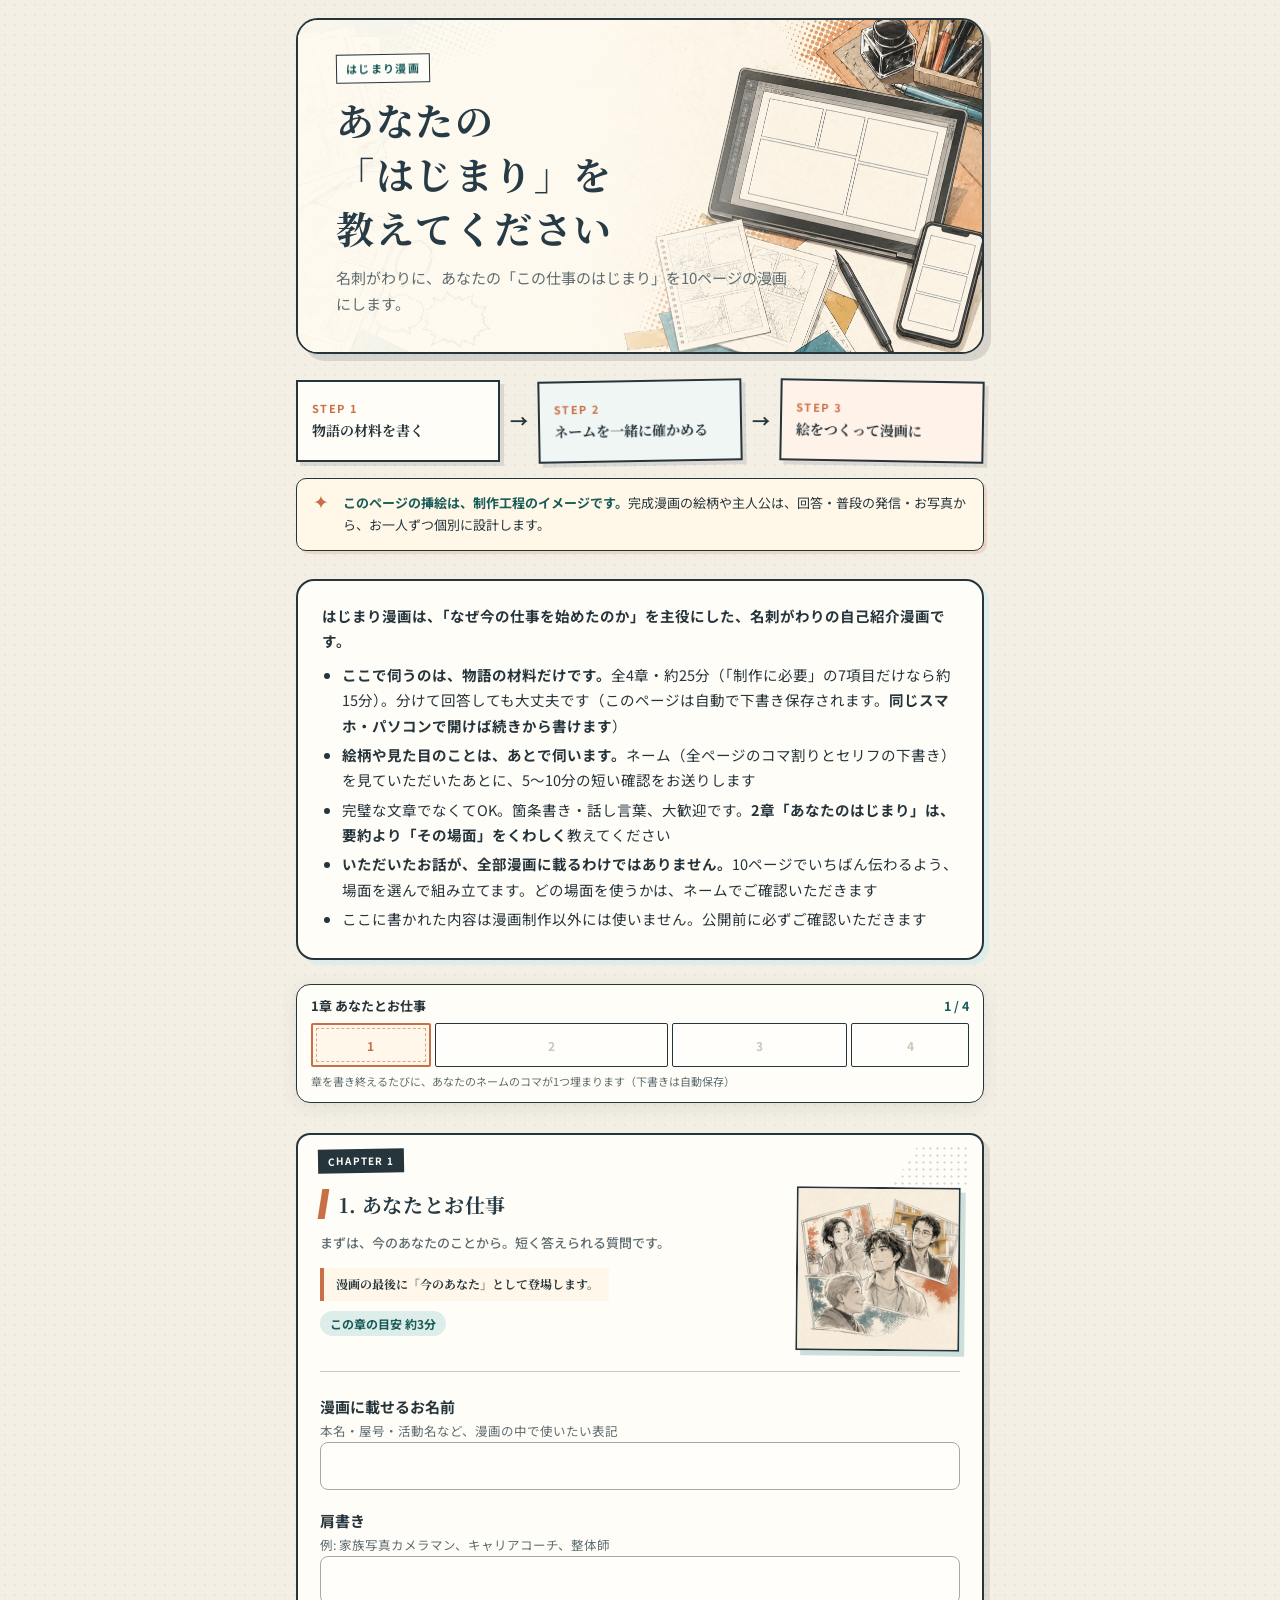
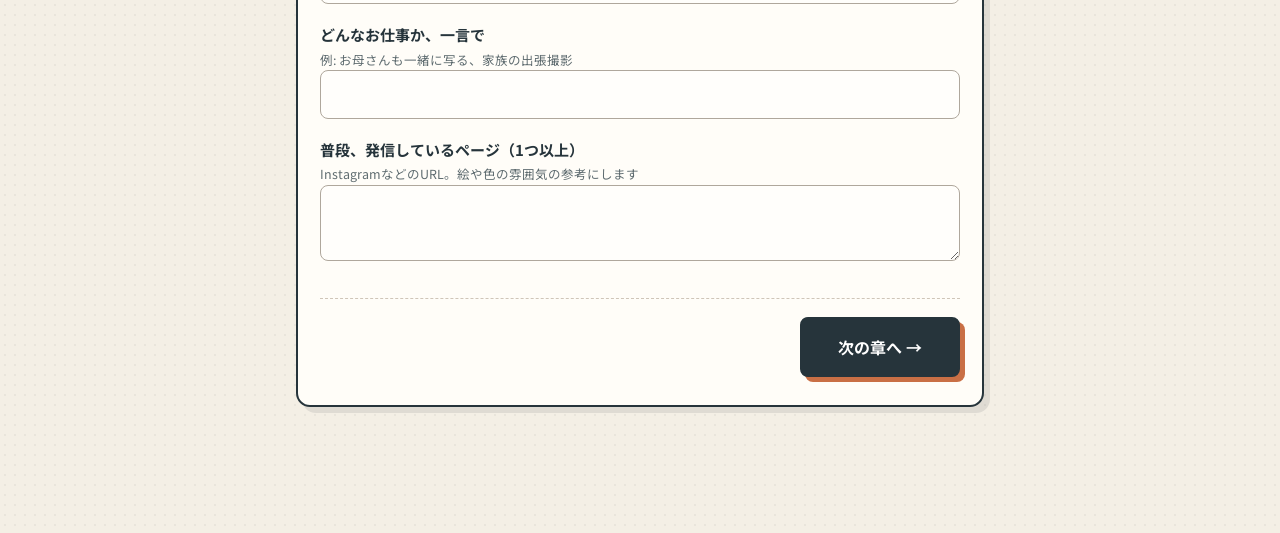
<file: index.html>
<!DOCTYPE html>
<html lang="ja">
<head>
<meta charset="UTF-8">
<meta name="viewport" content="width=device-width, initial-scale=1.0">
<meta name="robots" content="noindex">
<title>はじまり漫画｜制作ヒアリング</title>
<link rel="preconnect" href="https://fonts.googleapis.com">
<link rel="preconnect" href="https://fonts.gstatic.com" crossorigin>
<!-- 見出しの書体 Kaisei Decol は長音「ー」が波線の意匠で「スト〜リ〜」に見えるため、「ー」1文字だけ Noto Serif JP にする -->
<link href="https://fonts.googleapis.com/css2?family=Noto+Serif+JP:wght@700&amp;text=%E3%83%BC&amp;display=swap" rel="stylesheet">
<link href="https://fonts.googleapis.com/css2?family=Kaisei+Decol:wght@500;700&amp;family=Noto+Sans+JP:wght@400;500;600;700&amp;display=swap" rel="stylesheet">
<link rel="stylesheet" href="style.css">
</head>
<body>
<!--
  はじまり漫画 — 第1段階「物語のヒアリング」（schema 10.0）
  2026-09-24 に一から書き直し。紙・LINE版は assets/hearing/hearing-note-template.md（質問・選択肢・項目名を1対1に保つ）
  第2段階「絵の確認」は visual.html（ネームを承認していただいたあとに送る）
-->
<div class="wrap">

  <div id="landing">
    <div class="hero">
      <img src="decor/hero-hybrid-studio-v3.jpg" alt="紙のラフ、デジタル作画画面、スマートフォンを使った漫画制作の流れ">
      <div class="title">
        <span class="kicker">はじまり漫画</span>
        <h1>あなたの<br>「はじまり」を<br>教えてください</h1>
        <p>名刺がわりに、あなたの「この仕事のはじまり」を10ページの漫画にします。</p>
      </div>
    </div>

    <div class="story-flow" aria-label="ヒアリングから漫画になるまで">
      <div class="panel"><span class="num">STEP 1</span><strong>物語の材料を書く</strong></div>
      <div class="arrow" aria-hidden="true">→</div>
      <div class="panel middle"><span class="num">STEP 2</span><strong>ネームを一緒に確かめる</strong></div>
      <div class="arrow" aria-hidden="true">→</div>
      <div class="panel last"><span class="num">STEP 3</span><strong>絵をつくって漫画に</strong></div>
    </div>

    <div class="art-note"><strong>このページの挿絵は、制作工程のイメージです。</strong>完成漫画の絵柄や主人公は、回答・普段の発信・お写真から、お一人ずつ個別に設計します。</div>

    <div class="intro">
      <strong>はじまり漫画は、「なぜ今の仕事を始めたのか」を主役にした、名刺がわりの自己紹介漫画です。</strong>
      <ul>
        <li><strong>ここで伺うのは、物語の材料だけです。</strong>全4章・約25分（「制作に必要」の7項目だけなら約15分）。分けて回答しても大丈夫です（このページは自動で下書き保存されます。<strong>同じスマホ・パソコンで開けば続きから書けます</strong>）</li>
        <li><strong>絵柄や見た目のことは、あとで伺います。</strong>ネーム（全ページのコマ割りとセリフの下書き）を見ていただいたあとに、5〜10分の短い確認をお送りします</li>
        <li>完璧な文章でなくてOK。箇条書き・話し言葉、大歓迎です。<strong>2章「あなたのはじまり」は、要約より「その場面」をくわしく</strong>教えてください</li>
        <li><strong>いただいたお話が、全部漫画に載るわけではありません。</strong>10ページでいちばん伝わるよう、場面を選んで組み立てます。どの場面を使うかは、ネームでご確認いただきます</li>
        <li>ここに書かれた内容は漫画制作以外には使いません。公開前に必ずご確認いただきます</li>
      </ul>
    </div>
  </div>

  <div class="progress-card" aria-label="いまの章と、あなたのネームの進み具合">
    <div class="progress-meta"><span id="stepLabel">1章 あなたとお仕事</span><strong id="stepText">1 / 4</strong></div>
    <div class="name-strip" id="nameStrip"></div>
    <p class="name-note">章を書き終えるたびに、あなたのネームのコマが1つ埋まります（下書きは自動保存）</p>
  </div>

  <form id="f">

  <!-- 1章 -->
  <div class="card" data-step="1">
    <div class="chapter-opening">
      <div class="chapter-copy">
        <div class="sec-head"><h2>1. あなたとお仕事</h2></div>
        <p class="chapter-teaser">まずは、今のあなたのことから。短く答えられる質問です。</p>
        <p class="chapter-caption">漫画の最後に「今のあなた」として登場します。</p>
      </div>
      <figure class="chapter-visual"><img src="decor/chapter-6-people-v1.jpg" alt="さまざまな人の表情が並ぶイメージ" loading="lazy"></figure>
    </div>
    <label class="q">漫画に載せるお名前<span class="hint">本名・屋号・活動名など、漫画の中で使いたい表記</span><input type="text" name="name"></label>
    <label class="q">肩書き<span class="hint">例: 家族写真カメラマン、キャリアコーチ、整体師</span><input type="text" name="title"></label>
    <label class="q">どんなお仕事か、一言で<span class="hint">例: お母さんも一緒に写る、家族の出張撮影</span><input type="text" name="service"></label>
    <label class="q">普段、発信しているページ（1つ以上）<span class="hint">InstagramなどのURL。絵や色の雰囲気の参考にします</span><textarea class="short" name="main_profile_url"></textarea></label>
  </div>

  <!-- 2章 -->
  <div class="card" data-step="2">
    <div class="chapter-opening">
      <div class="chapter-copy">
        <div class="sec-head"><h2>2. あなたのはじまり</h2></div>
        <p class="chapter-teaser">今の仕事を始めたきっかけが、この漫画の主役です。</p>
        <p class="chapter-caption">あの日があって、今のあなたがいる。</p>
      </div>
      <figure class="chapter-visual"><img src="decor/chapter-3-story-v2.jpg" alt="暗い場面から扉を開き、明るい未来へ進む転機のイメージ" loading="lazy"></figure>
    </div>
    <p class="sec-note"><strong>ここが漫画の中身になる、いちばん大事な章です。</strong>年表のように全部書く必要はありません。そのかわり、「何があったか」の要約よりも、<strong>その場面</strong>を教えてください——どこにいて、誰と一緒で、何と言われ、何と返したか。漫画では、この場面がそのままコマとセリフになります。話し言葉・箇条書きで大丈夫です（スマホの音声入力も便利です）。</p>

    <p class="q-head">① はじまりの出来事<span class="why">→ 漫画の感情の山になります</span></p>
    <label class="q">今の仕事を始めるきっかけになった出来事は何ですか？（1つだけ）<span class="badge">制作に必要</span><textarea class="short" name="turning_what"></textarea></label>
    <label class="q">それはいつ頃ですか？<span class="hint">ざっくりでOK。例: 3年前、下の子が1歳になった頃</span><input type="text" name="turning_when"></label>
    <label class="q">その瞬間を、場面で教えてください<span class="badge">制作に必要</span><span class="hint">どこにいて、誰と一緒で、何をしていましたか？ 目に入っていたものや、体の感じ（足が止まった・涙が出た など）も、書けるだけどうぞ。例: 日曜の夕方、リビングの床に写真を広げてアルバムを作っていた</span><textarea name="turning_scene"></textarea></label>
    <div class="q-group">そのとき、誰かに言われた一言と、あなたが返した一言は？<span class="hint">正確でなくて大丈夫です。誰とも話していなければ、「言った人」「その人の言葉」は空けたまま、心の中でつぶやいた言葉を「あなた」の欄にどうぞ</span><span class="why">→ 漫画のセリフのいちばん大事な材料になります</span></div>
    <div class="sub-fields">
      <label class="q">言った人<input type="text" name="turning_speaker" placeholder="例: 夫、妻、娘、上司、母、友人"></label>
      <label class="q">その人の言葉<textarea class="short" name="turning_other_line" placeholder="例: ママはどこにいるの？"></textarea></label>
      <label class="q">あなたが返した言葉（言えなかった言葉・心の中の声でも）<textarea class="short" name="turning_self_line" placeholder="例: ママは、撮る係だったからね"></textarea></label>
    </div>
    <div class="bubble-preview" data-kind="dialogue" data-cap="あなたの言葉は、漫画ではこんな吹き出しになります（イメージ）。改行したところで、吹き出しの中も改行されます" hidden></div>
    <label class="q">そのあと、自分で決めて最初にしたことは？<span class="hint">例: 次の週末、夫にカメラを渡して、一緒に撮ってもらった</span><textarea class="short" name="turning_words"></textarea></label>

    <p class="q-head">② その前のあなた<span class="why">→ 読んだ人が「私も同じだ」と重ねる場面になります</span></p>
    <div class="soft-note">つらい話を無理に書く必要はありません。書けるところだけどうぞ。</div>
    <label class="q">その頃のあなたを思い出すと、どんな場面が浮かびますか？（1つ）<span class="hint">例: 夜、子どもを寝かせたあと、ひとりでスマホの写真を見返していた／朝、会社の前で足が止まった</span><textarea class="short" name="before_scene"></textarea></label>

    <p class="q-head">③ 気づいたこと<span class="why">→ 漫画の中心になり、今のお仕事へつながる一言になります</span></p>
    <label class="q">何に気づいて、何を変えたから、今の仕事につながったのですか？<span class="badge">制作に必要</span><span class="hint">考え方ひとつ、習慣ひとつで大丈夫です。誰かの言葉がきっかけなら、その言葉もどうぞ</span><textarea name="way_out"></textarea></label>

    <label class="q">この章に書いた、ほかの方（ご家族・上司など）の言葉を、漫画のセリフとして使ってもよいですか？<span class="hint">実際の言葉をセリフにすると、いちばん伝わります。言った方が特定されないよう、名前や立場はぼかして描けます</span></label>
    <div class="opts">
      <label><input type="radio" name="others_words_permission" value="特定されない形なら使用可">言った方が分からない形なら、使ってよい</label>
      <label><input type="radio" name="others_words_permission" value="本人確認後に使用可">言った方に確認してから、使ってよい</label>
      <label><input type="radio" name="others_words_permission" value="セリフには使わない">セリフにはせず、出来事として描いてほしい</label>
      <label><input type="radio" name="others_words_permission" value="該当なし">ほかの方の言葉は書いていない</label>
    </div>
  </div>

  <!-- 3章 -->
  <div class="card" data-step="3">
    <div class="chapter-opening">
      <div class="chapter-copy">
        <div class="sec-head"><h2>3. 今のあなたのお仕事</h2></div>
        <p class="chapter-teaser">物語の後半で、今のお仕事を紹介します。</p>
        <p class="chapter-caption">あの日の気づきが、今の仕事になった。</p>
      </div>
      <figure class="chapter-visual"><img src="decor/chapter-2-work-v1.jpg" alt="打ち合わせや仕事の場面のイメージ" loading="lazy"></figure>
    </div>
    <label class="q">どんな人のためのお仕事ですか？<span class="badge">制作に必要</span><span class="hint">例: いつも撮る側で、家族の写真に自分がいないお母さん</span><span class="why">→ 漫画を読んだ人が「私のことかも」と思える入口になります</span><input type="text" name="service_for"></label>
    <label class="q">具体的に、どんなことをしますか？<span class="hint">申し込みから終わりまでの流れで。例: LINEで日にちと場所を相談 → 公園やご自宅で1時間撮影 → 1週間ほどでデータをお渡し</span><textarea class="short" name="service_what"></textarea></label>
    <label class="q">お仕事で、いちばん大事にしていることは？<span class="hint">例: お母さんも必ず一緒に写ること</span><span class="why">→ 2章の「気づいたこと」と、今のお仕事をつなぐ一言になります</span><textarea class="short" name="service_value"></textarea></label>

    <p class="q-head">お客様との場面<span class="optional">（あれば）</span><span class="why">→ 今のお仕事の紹介の中で、1場面だけ描きます</span></p>
    <div class="q-group">お客様との、忘れられない場面があれば教えてください<span class="hint">3つに分けて伺います。まだお客様がいない方や、思い浮かばない方は空けたままで大丈夫です</span></div>
    <div class="sub-fields">
      <label class="q">① 最初は、どんな様子でしたか？<textarea class="short" name="customer_scene_before" placeholder="例: 公園に着いてすぐ「私は写らないので」と、ベンチに座ってしまった"></textarea></label>
      <label class="q">② あなたは、何をしましたか？<textarea class="short" name="customer_scene_action" placeholder="例: 上の子に、こっそり「ママを連れてきて」とお願いした"></textarea></label>
      <label class="q">③ その方は、どう変わりましたか？<textarea class="short" name="customer_scene_after" placeholder="例: 子どもに抱きつかれて、声を出して笑っていた"></textarea></label>
    </div>
    <label class="q">そのとき、その方が言ってくれた言葉は？<span class="hint">例: 「私、こんな顔で笑ってたんですね」</span><textarea class="short" name="customer_quote"></textarea></label>
    <div class="bubble-preview" data-kind="single" data-who="お客様" data-source="customer_quote" data-cap="お客様の言葉は、こんなふうに入ります（イメージ）" hidden></div>
    <label class="q">このお客様の場面や言葉を、漫画に使ってもよいですか？</label>
    <div class="opts">
      <label><input type="radio" name="customer_permission" value="実名を伏せれば使用可">お名前や、その方と分かることを伏せれば、使ってよい</label>
      <label><input type="radio" name="customer_permission" value="本人確認後に使用可">そのお客様に確認してから、使ってよい</label>
      <label><input type="radio" name="customer_permission" value="使用不可">漫画には使わないでほしい</label>
      <label><input type="radio" name="customer_permission" value="該当なし">お客様の場面は書いていない</label>
    </div>
  </div>

  <!-- 4章 -->
  <div class="card" data-step="4">
    <div class="chapter-opening">
      <div class="chapter-copy">
        <div class="sec-head"><h2>4. 漫画の最後に</h2></div>
        <p class="chapter-teaser">名刺を渡すように、あなたとつながる入口をつくります。</p>
        <p class="chapter-caption">読み終えた人が、あなたに会いに来られるように。</p>
      </div>
      <figure class="chapter-visual"><img src="decor/chapter-7-publish-v1.jpg" alt="完成した漫画がスマートフォンを通して読者へ届くイメージ" loading="lazy"></figure>
    </div>
    <label class="q">漫画を読んで「話してみたい」と思った人に、最初にしてほしいことは？<span class="badge">制作に必要</span><span class="hint">例: 公式LINEに登録して、気軽に相談してもらう</span><input type="text" name="desired_action"></label>
    <label class="q">その案内先のURL<span class="badge">制作に必要</span><span class="hint">まだなければ「準備中」とご記入ください</span><input type="text" name="destination_url"></label>
    <label class="q">案内先に進んだ方に、最初に届くものと、そのあとの流れ<span class="optional">（決まっていれば）</span><span class="hint">例: LINE登録 → あいさつと特典のPDFが届く → トークで相談 → 予約フォーム</span><textarea class="short" name="offer_flow"></textarea></label>
    <label class="q">必ず入れてほしい場面があれば（1つ）<input type="text" name="must1"></label>
    <label class="q">触れてほしくない話題<span class="badge">制作に必要</span><span class="hint">家族のこと、病気のこと、前の職場のことなど。なければ「なし」とご記入ください</span><textarea class="short" name="ng"></textarea></label>
    <label class="q">伏せたい名前や、表現で気をつけたいことがあれば<span class="hint">例: 前の職場の名前は出さない／「治る」などの言い方は避けたい</span><textarea class="short" name="caution_notes"></textarea></label>
    <label class="q">連絡時のお名前・LINE表示名<span class="optional">（漫画に載せるお名前と違う場合のみ）</span><input type="text" name="contact_name"></label>
    <div class="soft-note"><strong>このあとの流れ:</strong> いただいた回答をもとに、構成とネーム（全ページのコマ割りとセリフの下書き）をお送りします。絵柄や見た目のことは、ネームを見ていただいたあとに、短い確認でお伺いします。</div>
  </div>

  <!-- 最後の画面 -->
  <div class="card finish">
    <div class="finish-mark" aria-hidden="true">✓</div>
    <h2>ご記入ありがとうございました！</h2>
    <p style="font-size:14px; margin:0">このページだけでは回答は送信されません。下のボタンから、担当者へお送りください。</p>
    <div class="send-main">
      <button type="button" class="btn line" id="lineBtn">LINEで送る</button>
      <p class="send-how">LINEが開き、回答が入力された状態になります。送り先に担当者を選んで、送信してください</p>
    </div>
    <details class="send-other">
      <summary>LINEがうまく開かないとき・メールで送るとき</summary>
      <ol class="send-steps"><li>「回答をコピーする」を押す</li><li>LINEまたはメールを開く</li><li>貼り付けて送信する</li></ol>
      <div class="btn-row">
        <button type="button" class="btn light" id="copyBtn">回答をコピーする</button>
        <button type="button" class="btn light" id="shareBtn" hidden>ほかのアプリで送る</button>
      </div>
      <div id="copied">コピーしました！ LINE・メールを開いて貼り付け、送信してください</div>
    </details>
    <textarea id="output" readonly aria-label="回答の文章"></textarea>
    <div style="margin-top:18px"><button type="button" class="btn sub" id="clearBtn">下書きを消して最初からやり直す</button></div>
  </div>

  </form>
</div>

<div class="savebar" id="savebar"></div>

<script>
(function () {
  // ===== 設定 =====
  var SCHEMA = "10.0";
  var DRAFT_KEY = "hajimari-draft-v1", STEP_KEY = "hajimari-step-v1", DONE_KEY = "hajimari-done-v1";
  var LINE_OA_ID = ""; // 公式アカウントのIDを入れると、送り先がそのアカウントに決まった画面で開く
  var MINUTES = { 1: 3, 2: 12, 3: 7, 4: 5 };
  var STRIP_W = [2, 4, 3, 2];
  var REST_AFTER = 2; // いちばん重い2章のあとに一休み
  // 最後の骨組み4コマ（あの頃 → はじまり → 気づき → 今の仕事）
  var SKELETON = [
    { label: "あの頃", fields: ["before_scene"], step: 2 },
    { label: "はじまりの瞬間", fields: ["turning_scene", "turning_what"], step: 2 },
    { label: "気づいたこと", fields: ["way_out"], step: 2 },
    { label: "今の仕事", fields: ["service_value", "service_for"], step: 3 }
  ];
  // 回答の文章（紙・LINE版と同じ項目名。intake_check.py はこの一覧を読む）
  var LABELS = [
    ["■ 1. あなたとお仕事", null],
    ["お名前（漫画に載せる表記）", "name"], ["肩書き", "title"], ["お仕事を一言で", "service"],
    ["普段発信しているページ", "main_profile_url"],
    ["■ 2. あなたのはじまり", null],
    ["①はじまり: きっかけになった出来事", "turning_what"], ["①はじまり: いつ頃", "turning_when"],
    ["①はじまり: その瞬間の場面", "turning_scene"], ["①はじまり: 言った人", "turning_speaker"],
    ["①はじまり: その人の言葉", "turning_other_line"], ["①はじまり: あなたが返した言葉", "turning_self_line"],
    ["①はじまり: 最初にしたこと", "turning_words"],
    ["②その前のあなた: 思い浮かぶ場面", "before_scene"],
    ["③気づいたこと・変えたこと", "way_out"],
    ["ほかの方の言葉をセリフに使う許可", "others_words_permission"],
    ["■ 3. 今のあなたのお仕事", null],
    ["どんな人のためのお仕事か", "service_for"], ["具体的にすること（流れ）", "service_what"],
    ["いちばん大事にしていること", "service_value"],
    ["お客様との場面①最初の様子", "customer_scene_before"], ["お客様との場面②あなたがしたこと", "customer_scene_action"],
    ["お客様との場面③その方の変化", "customer_scene_after"], ["お客様が言ってくれた言葉", "customer_quote"],
    ["お客様の場面・言葉の掲載許可", "customer_permission"],
    ["■ 4. 漫画の最後に", null],
    ["読んだ人に最初にしてほしいこと", "desired_action"], ["案内先のURL", "destination_url"],
    ["案内先で最初に届くもの・その後の流れ", "offer_flow"], ["必ず入れてほしい場面", "must1"],
    ["触れてほしくない話題", "ng"], ["伏せたい名前・表現で気をつけたいこと", "caution_notes"],
    ["連絡時のお名前・LINE表示名", "contact_name"]
  ];

  var form = document.getElementById("f");
  var savebar = document.getElementById("savebar");
  var reduceMotion = window.matchMedia && matchMedia("(prefers-reduced-motion: reduce)").matches;
  function esc(t) { var s = document.createElement("span"); s.textContent = t; return s.innerHTML; }
  function field(name) { return form.querySelector('[name="' + name + '"]'); }
  function value(name) { var el = form.querySelector('[name="' + name + '"]:checked') || field(name); return el && el.type !== "radio" || (el && el.checked) ? el.value : ""; }
  function readStore(key, fallback) { try { var v = localStorage.getItem(key); return v ? JSON.parse(v) : fallback; } catch (e) { return fallback; } }
  function writeStore(key, v) { try { localStorage.setItem(key, JSON.stringify(v)); return true; } catch (e) { return false; } }

  // ===== 下書きの保存 =====
  var hideTimer = null;
  function flash(text) {
    savebar.textContent = text; savebar.classList.add("is-visible");
    clearTimeout(hideTimer); hideTimer = setTimeout(function () { savebar.classList.remove("is-visible"); }, 2400);
  }
  function collect() {
    var data = {};
    form.querySelectorAll("input, textarea").forEach(function (el) {
      if (!el.name) return;
      if (el.type === "radio") { if (el.checked) data[el.name] = el.value; }
      else data[el.name] = el.value;
    });
    return data;
  }
  function save() {
    var t = new Date();
    flash(writeStore(DRAFT_KEY, collect())
      ? "下書きを自動保存しました（" + t.getHours() + ":" + String(t.getMinutes()).padStart(2, "0") + "）"
      : "自動保存できませんでした");
  }
  function restore() {
    var data = readStore(DRAFT_KEY, null);
    if (!data) return;
    form.querySelectorAll("input, textarea").forEach(function (el) {
      if (!el.name || !(el.name in data)) return;
      if (el.type === "radio") el.checked = data[el.name] === el.value; else el.value = data[el.name];
    });
    flash("前回の下書きを読み込みました");
  }
  var saveTimer = null;
  form.addEventListener("input", function () { clearTimeout(saveTimer); saveTimer = setTimeout(save, 600); });
  form.addEventListener("change", function (e) { if (e.target.type === "radio") { clearTimeout(saveTimer); saveTimer = setTimeout(save, 200); } });

  // ===== 吹き出しの見本 =====
  function bubbleText(v) {
    var t = (v || "").replace(/\r/g, "").trim().replace(/^[「『"]+|[」』"]+$/g, "");
    t = t.replace(/[ \t　]+\n/g, "\n").replace(/\n{2,}/g, "\n").trim();
    if (!t) return "";
    if (t.indexOf("\n") < 0) t = t.replace(/、(?=.)/g, "、\n"); // 自分で改行していなければ「、」のあとで区切る
    var count = 0, out = "";
    for (var i = 0; i < t.length; i++) {
      if (t[i] !== "\n") count++;
      if (count > 36) { out += "…"; break; }
      out += t[i];
    }
    return out;
  }
  var SVG_HEAD = '<svg viewBox="0 0 300 130" preserveAspectRatio="xMidYMax meet" aria-hidden="true"><g fill="none" stroke="#6B7478" stroke-width="1.8" stroke-linecap="round" stroke-linejoin="round"><path d="M8 113 L292 113" stroke-opacity=".55"/>';
  function head(cx, cy, r, facing) { // facing: -1 左向き, 1 右向き
    var m = cx + facing * 9;
    return '<circle cx="' + cx + '" cy="' + cy + '" r="' + r + '" fill="#FBF8F1"/><circle cx="' + (cx + .8) + '" cy="' + (cy - .6) + '" r="' + (r + .6) + '" stroke-opacity=".3"/>'
      + '<path d="M' + m + ' ' + (cy - r + 1) + ' Q' + (m + facing * 11) + ' ' + cy + ' ' + m + ' ' + (cy + r - 1) + '" stroke-opacity=".6"/>'
      + '<path d="M' + (cx - r + 1) + ' ' + (cy - 2) + ' Q' + cx + ' ' + (cy + 6) + ' ' + (cx + r + 1) + ' ' + (cy - 2) + '" stroke-opacity=".6"/>';
  }
  function body(cx) { return '<path d="M' + (cx - 38) + ' 113 C' + (cx - 36) + ' 89 ' + (cx - 21) + ' 78 ' + cx + ' 78 C' + (cx + 21) + ' 78 ' + (cx + 36) + ' 89 ' + (cx + 39) + ' 113" fill="#F3EEE4"/>'; }
  var FIGURES_TWO = SVG_HEAD + body(88) + head(88, 52, 22, 1) + body(212) + head(212, 48, 23, -1) + "</g></svg>";
  var FIGURES_ONE = SVG_HEAD + body(150) + head(150, 50, 23, -1) + "</g></svg>";
  var previews = Array.prototype.slice.call(document.querySelectorAll(".bubble-preview"));
  function renderPreview(box, animate) {
    var two = box.getAttribute("data-kind") === "dialogue";
    var items = two
      ? [{ text: bubbleText(value("turning_other_line")), cls: "" }, { text: bubbleText(value("turning_self_line")), cls: " to-left" }]
      : [{ text: bubbleText(value(box.getAttribute("data-source"))), cls: "" }];
    var speaker = value("turning_speaker").trim() || "相手";
    var any = items.some(function (it) { return it.text; });
    box.hidden = !any;
    if (!any) { box.innerHTML = ""; box.removeAttribute("data-key"); return; }
    var key = items.map(function (it) { return it.text; }).join("|") + (two ? "|" + speaker : "");
    if (box.getAttribute("data-key") === key) return;
    var first = box.getAttribute("data-key") === null;
    box.setAttribute("data-key", key);
    var art = two
      ? '<span class="bp-figures">' + FIGURES_TWO + '</span><span class="bp-who left">あなた</span><span class="bp-who right">' + esc(speaker) + "</span>"
      : '<span class="bp-figures">' + FIGURES_ONE + '</span><span class="bp-who center">' + esc(box.getAttribute("data-who")) + "</span>";
    // 並びは row-reverse。1つ目が右（相手）、2つ目が左（あなた）
    box.innerHTML = '<p class="bp-cap">' + esc(box.getAttribute("data-cap")) + '</p><div class="bp-panel">' + art
      + items.map(function (it) {
        return '<span class="bubble' + it.cls + (it.text ? (animate && first ? " pop" : "") : " is-empty") + '">' + esc(it.text || "　") + "</span>";
      }).join("") + '</div><p class="bp-note">※ 実際の絵と文字は、制作時に整えます</p>';
  }
  var PREVIEW_FIELDS = ["turning_speaker", "turning_other_line", "turning_self_line", "customer_quote"];
  var previewTimer = null;
  form.addEventListener("input", function (e) {
    if (PREVIEW_FIELDS.indexOf(e.target.name) < 0) return;
    clearTimeout(previewTimer);
    previewTimer = setTimeout(function () { previews.forEach(function (b) { renderPreview(b, true); }); }, 250);
  });

  // ===== 長い補足は「例を見る」で開く（2章・3章は書き方の案内そのものなので畳まない） =====
  document.querySelectorAll('.card[data-step="1"] label.q .hint, .card[data-step="4"] label.q .hint').forEach(function (hint) {
    if (hint.textContent.length <= 60) return;
    var btn = document.createElement("button");
    btn.type = "button"; btn.className = "hint-toggle"; btn.textContent = "例・くわしい説明を見る"; btn.setAttribute("aria-expanded", "false");
    hint.hidden = true;
    btn.addEventListener("click", function (e) {
      e.preventDefault();
      hint.hidden = !hint.hidden;
      btn.setAttribute("aria-expanded", hint.hidden ? "false" : "true");
      btn.textContent = hint.hidden ? "例・くわしい説明を見る" : "説明を閉じる";
    });
    hint.parentNode.insertBefore(btn, hint);
  });

  // ===== 1章ずつ見せる・あなたのネーム =====
  var landing = document.getElementById("landing");
  var stepCards = Array.prototype.slice.call(document.querySelectorAll(".card[data-step]"));
  var finishCard = document.querySelector(".card.finish");
  var total = stepCards.length;
  var titles = stepCards.map(function (c) { return c.querySelector("h2").textContent.replace(/^\d+\.\s*/, ""); });
  var thumbs = stepCards.map(function (c) { return c.querySelector(".chapter-visual img").getAttribute("src"); });
  var done = {};
  var current = 1;

  function stepNumber(step) { return step === "rest" ? REST_AFTER + .5 : step === "finish" ? total + 1 : step; }
  function doneCount() { var c = 0; for (var i = 1; i <= total; i++) if (done[i]) c++; return c; }

  function makeNav(prevLabel, prevStep, nextLabel, nextStep) {
    var nav = document.createElement("div");
    nav.className = "step-nav";
    if (prevStep) {
      var prev = document.createElement("button");
      prev.type = "button"; prev.className = "btn sub"; prev.textContent = prevLabel;
      prev.addEventListener("click", function () { go(prevStep, true); });
      nav.appendChild(prev);
    } else {
      var sp = document.createElement("span"); sp.className = "spacer"; nav.appendChild(sp);
    }
    if (nextStep) {
      var next = document.createElement("button");
      next.type = "button"; next.className = "btn"; next.textContent = nextLabel;
      next.addEventListener("click", function () { if (!warnIfMissing(nav)) completeAndGo(nextStep); });
      nav.appendChild(next);
    }
    return nav;
  }

  var restCard = document.createElement("div");
  restCard.className = "card rest";
  restCard.innerHTML = '<div class="finish-mark" aria-hidden="true">½</div><h2>ここで半分です</h2>'
    + '<p>いちばん大事な2章「あなたのはじまり」を書き終えました。ここまでの下書きは、この端末に保存されています。</p>'
    + '<p><strong>続きは、明日でも大丈夫です。</strong>同じスマホ・パソコンでこのページを開けば、続きから書けます。</p>'
    + '<div class="name-page" aria-hidden="true"></div><p class="name-page-cap"></p>';
  stepCards[REST_AFTER].parentNode.insertBefore(restCard, stepCards[REST_AFTER]);

  stepCards.forEach(function (card, i) {
    var n = i + 1;
    var t = document.createElement("p");
    t.className = "chapter-time"; t.textContent = "この章の目安 約" + MINUTES[n] + "分";
    card.querySelector(".chapter-copy").appendChild(t);
    var nextStep = n === REST_AFTER ? "rest" : (n === total ? "finish" : n + 1);
    var prevStep = n === 1 ? null : (n === REST_AFTER + 1 ? "rest" : n - 1);
    card.appendChild(makeNav("← 前の章へ", prevStep, n === total ? "回答をまとめる →" : "次の章へ →", nextStep));
  });
  restCard.appendChild(makeNav("← " + REST_AFTER + "章を見直す", REST_AFTER, "続けて" + (REST_AFTER + 1) + "章へ →", REST_AFTER + 1));
  finishCard.insertBefore(makeNav("← " + total + "章に戻る", total, "", null), finishCard.firstChild);
  var finishPage = document.createElement("div");
  finishPage.innerHTML = '<div class="name-page" aria-hidden="true"></div><p class="name-page-cap">' + total + 'コマ、そろいました。この材料から、あなたのネームをつくります。</p>';
  var skeleton = document.createElement("div");
  skeleton.className = "yonkoma";
  finishCard.insertBefore(finishPage, finishCard.querySelector(".finish-mark"));
  finishCard.insertBefore(skeleton, finishCard.querySelector(".finish-mark"));

  var strip = document.getElementById("nameStrip");
  var stripButtons = stepCards.map(function (c, i) {
    var n = i + 1, b = document.createElement("button");
    b.type = "button";
    b.style.setProperty("--w", STRIP_W[i] || 1);
    b.setAttribute("aria-label", n + "章 " + titles[i] + "へ移動");
    b.innerHTML = '<img src="' + thumbs[i] + '" alt="" loading="lazy"><span class="n">' + n + "</span>";
    b.addEventListener("click", function () { go(n, n < stepNumber(current)); });
    strip.appendChild(b);
    return b;
  });

  function renderNamePages() {
    document.querySelectorAll(".name-page").forEach(function (page) {
      page.innerHTML = stepCards.map(function (c, i) {
        return '<div class="np' + (done[i + 1] ? "" : " is-empty") + '"><img src="' + thumbs[i] + '" alt=""><span>' + (i + 1) + "</span></div>";
      }).join("");
    });
    restCard.querySelector(".name-page-cap").textContent = "あなたのネーム: " + doneCount() + " / " + total + " コマ";
  }
  function renderSkeleton() {
    var empty = 0;
    var html = '<h3>あなたの物語の骨組み</h3><p class="lead">いただいた言葉を、4コマに並べました。この骨組みから、10ページの物語を組み立てます。</p>';
    SKELETON.forEach(function (k, i) {
      var text = "", missing = k.fields[0];
      k.fields.some(function (f) { var v = value(f).trim(); if (v) { text = v; return true; } return false; });
      if (text.length > 80) text = text.slice(0, 79) + "…";
      if (!text) empty++;
      html += '<div class="yk' + (text ? "" : " is-empty") + '"><span class="no">' + (i + 1) + '</span><span class="lb">' + k.label + '</span><div class="tx">'
        + (text ? esc(text) : 'まだ空欄です<button type="button" class="jump" data-step="' + k.step + '" data-field="' + missing + '">' + k.step + "章で書く</button>") + "</div></div>";
    });
    html += '<p class="note">' + (empty ? "空いているコマは、書き足すか、あとでこちらから伺います。" : "4コマそろいました。この言葉が、漫画のセリフと場面になります。") + "</p>";
    skeleton.innerHTML = html;
    skeleton.querySelectorAll(".jump").forEach(function (b) {
      b.addEventListener("click", function () { go(Number(b.getAttribute("data-step")), true); focusField(field(b.getAttribute("data-field"))); });
    });
  }
  function renderStrip(justDone) {
    stripButtons.forEach(function (b, i) {
      var n = i + 1;
      b.classList.toggle("is-done", !!done[n]);
      b.classList.toggle("is-current", n === current);
      if (n === justDone) { b.classList.remove("ink-in"); void b.offsetWidth; b.classList.add("ink-in"); }
    });
    var label = document.getElementById("stepLabel"), text = document.getElementById("stepText");
    if (current === "rest") { label.textContent = "一休み"; text.textContent = doneCount() + " / " + total + " コマ"; }
    else if (current === "finish") { label.textContent = "回答をまとめる"; text.textContent = doneCount() + " / " + total + " コマ"; }
    else { label.textContent = current + "章 " + titles[current - 1]; text.textContent = current + " / " + total; }
  }
  function cardOf(step) { return step === "rest" ? restCard : step === "finish" ? finishCard : stepCards[step - 1]; }
  function show(step, animate, fromPrev) {
    current = step;
    var target = cardOf(step);
    stepCards.concat([restCard, finishCard]).forEach(function (c) { c.classList.toggle("is-current", c === target); c.classList.remove("is-entering", "from-prev"); });
    if (step === "rest" || step === "finish") renderNamePages();
    if (step === "finish") renderSkeleton();
    landing.classList.toggle("is-away", step !== 1);
    if (animate) { void target.offsetWidth; target.classList.add("is-entering"); if (fromPrev) target.classList.add("from-prev"); }
    renderStrip();
    writeStore(STEP_KEY, step);
    return target;
  }
  function go(step, fromPrev) {
    var target = show(step, true, fromPrev);
    (step === 1 ? landing : target).scrollIntoView({ behavior: reduceMotion ? "auto" : "smooth", block: "start" });
  }
  function completeAndGo(nextStep) {
    var justDone = null;
    if (typeof current === "number" && !done[current]) { done[current] = true; justDone = current; }
    writeStore(DONE_KEY, done);
    go(nextStep, false);
    if (justDone) { renderStrip(justDone); flash(justDone + "コマ目が埋まりました（" + doneCount() + " / " + total + "）"); }
  }
  function focusField(el) {
    if (!el) return;
    setTimeout(function () {
      el.scrollIntoView({ behavior: reduceMotion ? "auto" : "smooth", block: "center" });
      try { el.focus({ preventScroll: true }); } catch (e) {}
      el.classList.remove("flash-field"); void el.offsetWidth; el.classList.add("flash-field");
    }, 350);
  }

  // 「制作に必要」の欄が空いていたら、一度だけ知らせる（進むのは止めない）
  function warnIfMissing(nav) {
    var card = nav.parentNode;
    if (typeof current !== "number" || card.getAttribute("data-warned") === "1") return false;
    var missing = [];
    card.querySelectorAll(".badge").forEach(function (badge) {
      var label = badge.parentNode, input = label.querySelector("input, textarea");
      if (input && !input.value.trim()) {
        var title = label.firstChild.textContent.replace(/（1つだけ）/, "").trim();
        missing.push({ title: title.length > 26 ? title.slice(0, 25) + "…" : title, el: input });
      }
    });
    if (!missing.length) return false;
    card.setAttribute("data-warned", "1");
    var box = document.createElement("div");
    box.className = "need-notice"; box.setAttribute("role", "status");
    box.innerHTML = "<p>「制作に必要」の欄が<strong>" + missing.length + "つ</strong>空いています。あとで書いても、こちらから伺っても大丈夫です。</p><ul></ul>";
    missing.forEach(function (m) {
      var li = document.createElement("li"), name = document.createElement("span"), btn = document.createElement("button");
      name.textContent = m.title;
      btn.type = "button"; btn.className = "jump"; btn.textContent = "ここを書く";
      btn.addEventListener("click", function () { focusField(m.el); });
      li.appendChild(name); li.appendChild(btn); box.querySelector("ul").appendChild(li);
    });
    card.insertBefore(box, nav);
    nav.querySelector(".btn:not(.sub)").textContent = "このまま次へ →";
    box.scrollIntoView({ behavior: reduceMotion ? "auto" : "smooth", block: "center" });
    return true;
  }

  // ===== 回答の文章・送信 =====
  function buildText() {
    var lines = ["【はじまり漫画 制作ヒアリング回答（第1段階・物語）】", "schema_version: " + SCHEMA, ""];
    LABELS.forEach(function (row) {
      if (!row[1]) { lines.push("", row[0]); return; }
      var v = value(row[1]) || "（未記入）";
      if (v.indexOf("\n") >= 0) lines.push("・" + row[0] + ":", v); else lines.push("・" + row[0] + ": " + v);
    });
    lines.push("", "【回答ここまで】"); // LINEで途中までしか入らなかったとき、受け取った側が気づけるように
    return lines.join("\n");
  }
  document.getElementById("lineBtn").addEventListener("click", function () {
    save();
    var text = encodeURIComponent(buildText());
    location.href = LINE_OA_ID ? "https://line.me/R/oaMessage/" + encodeURIComponent(LINE_OA_ID) + "/?" + text : "https://line.me/R/msg/text/?" + text;
  });
  document.getElementById("copyBtn").addEventListener("click", function () {
    save();
    var text = buildText();
    var done = function () { document.getElementById("copied").style.display = "block"; };
    var fallback = function () {
      var out = document.getElementById("output");
      out.style.display = "block"; out.value = text; out.select();
      try { document.execCommand("copy"); done(); } catch (e) {}
    };
    if (navigator.clipboard && navigator.clipboard.writeText) navigator.clipboard.writeText(text).then(done, fallback); else fallback();
  });
  var shareBtn = document.getElementById("shareBtn");
  if (navigator.share) {
    shareBtn.hidden = false;
    shareBtn.addEventListener("click", function () { save(); navigator.share({ title: "はじまり漫画 制作ヒアリング回答", text: buildText() }).catch(function () {}); });
  }
  document.getElementById("clearBtn").addEventListener("click", function () {
    if (!confirm("下書きをすべて消します。よろしいですか？")) return;
    try { [DRAFT_KEY, STEP_KEY, DONE_KEY].forEach(function (k) { localStorage.removeItem(k); }); } catch (e) {}
    form.reset();
    done = {};
    document.querySelectorAll(".need-notice").forEach(function (n) { n.remove(); });
    document.querySelectorAll("[data-warned]").forEach(function (c) { c.removeAttribute("data-warned"); });
    previews.forEach(function (b) { renderPreview(b, false); });
    go(1, true);
    flash("下書きを消しました");
  });

  // ===== はじめ =====
  restore();
  previews.forEach(function (b) { renderPreview(b, false); });
  document.documentElement.classList.add("paged");
  done = readStore(DONE_KEY, {}) || {};
  var saved = readStore(STEP_KEY, 1);
  show(saved === "rest" || saved === "finish" || (saved >= 1 && saved <= total) ? saved : 1, false, false);
})();
</script>
</body>
</html>
</file>
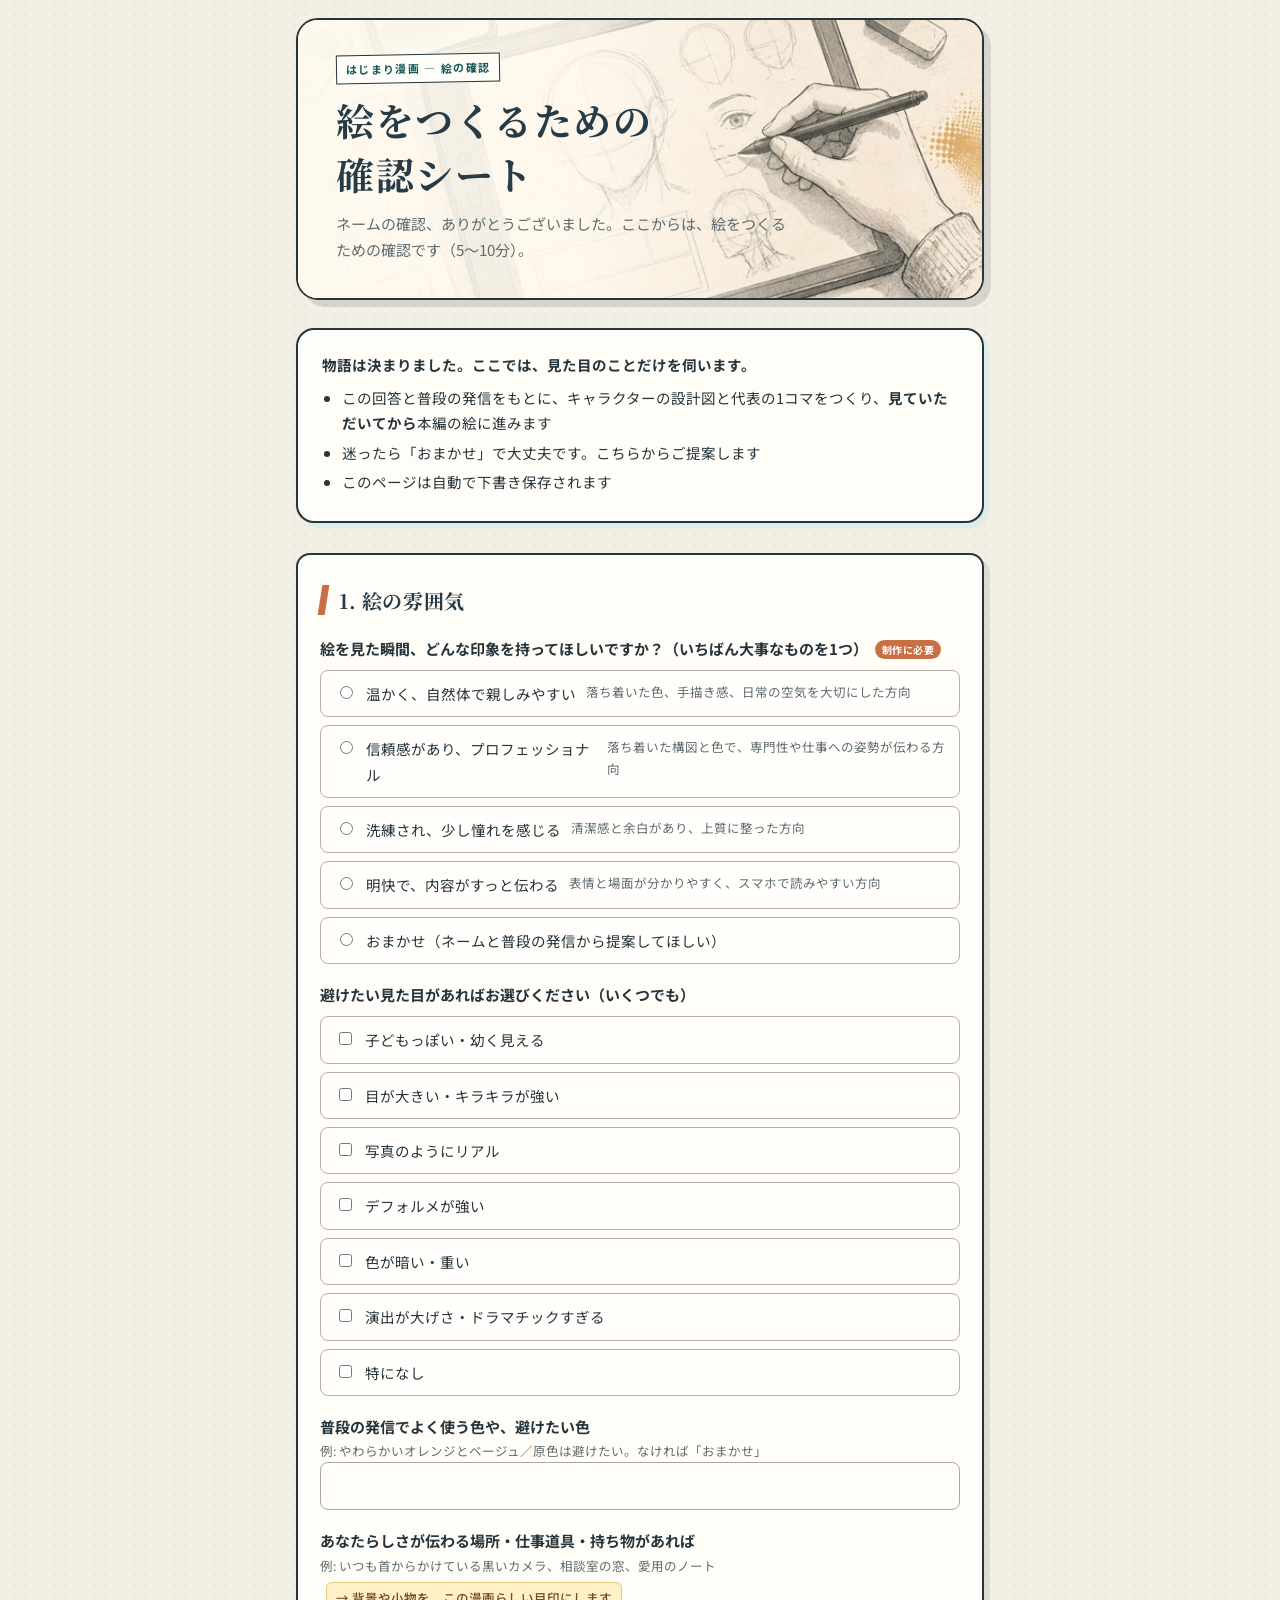
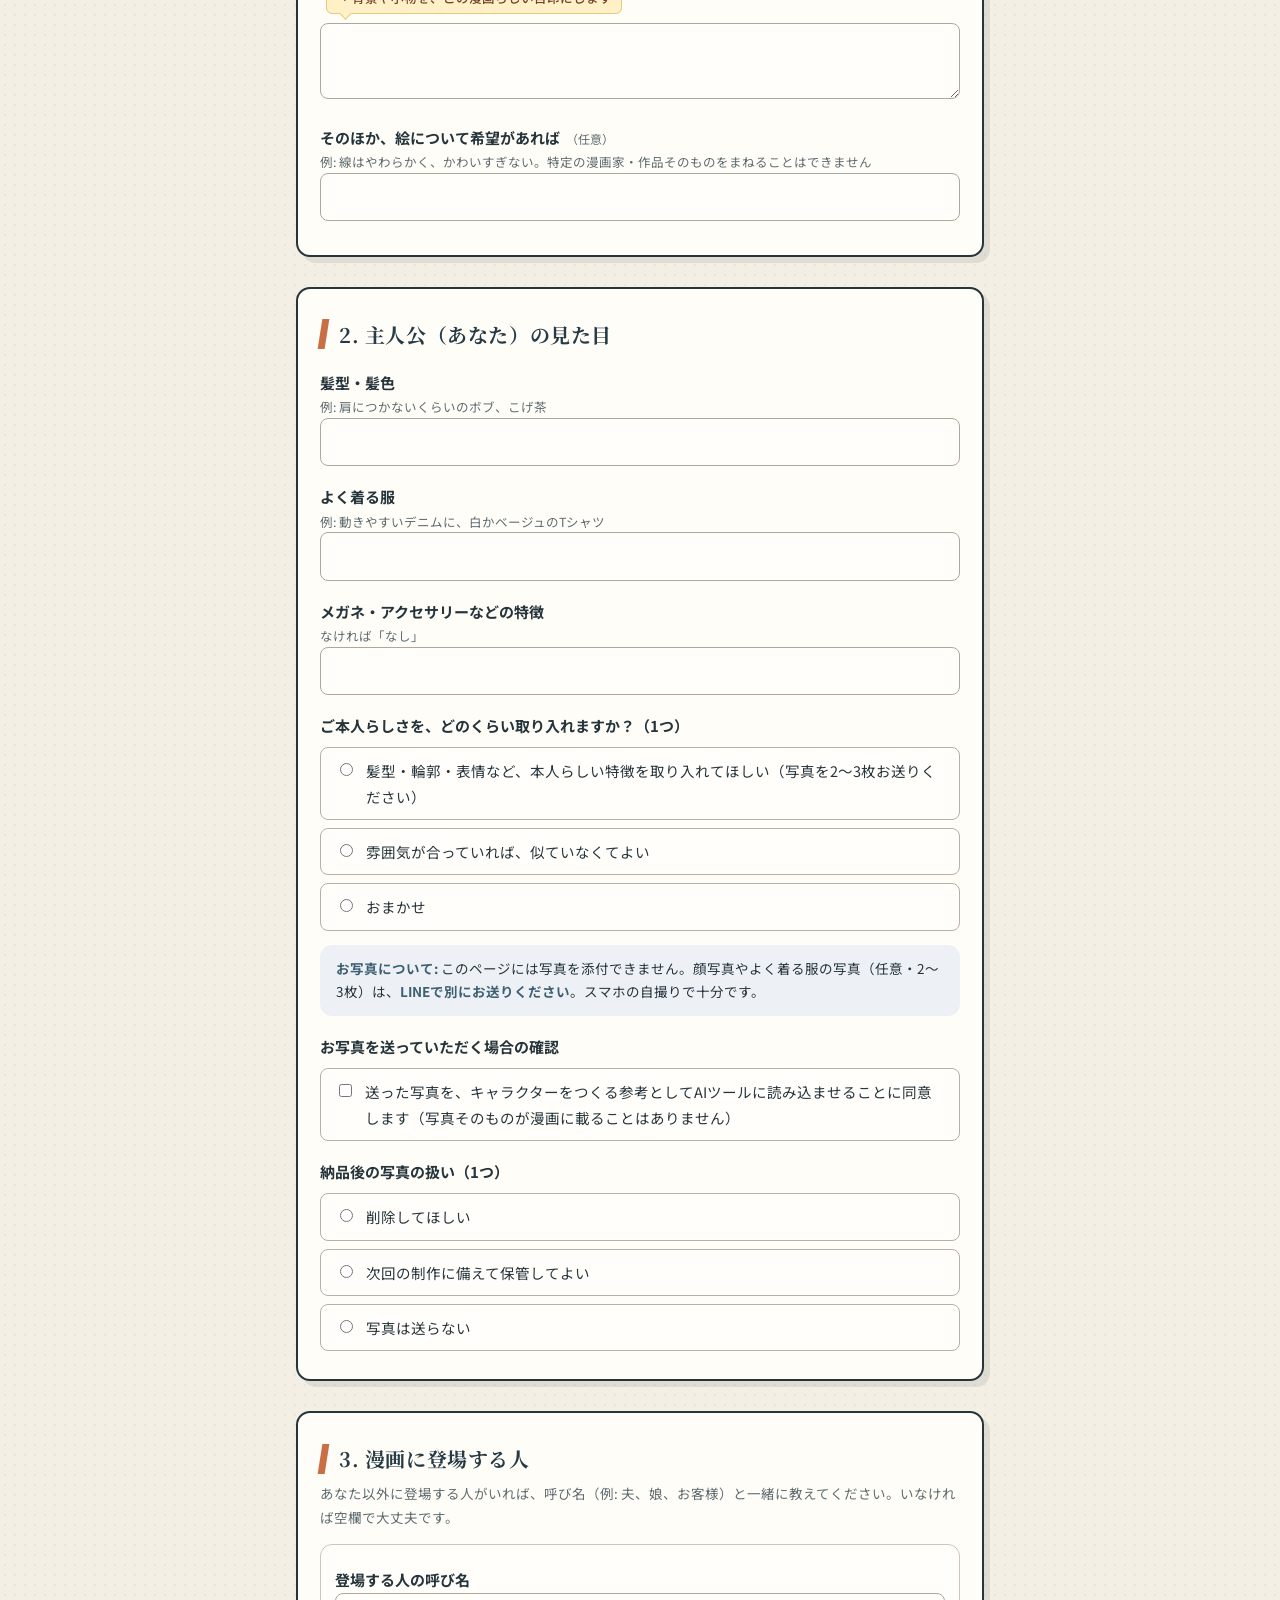
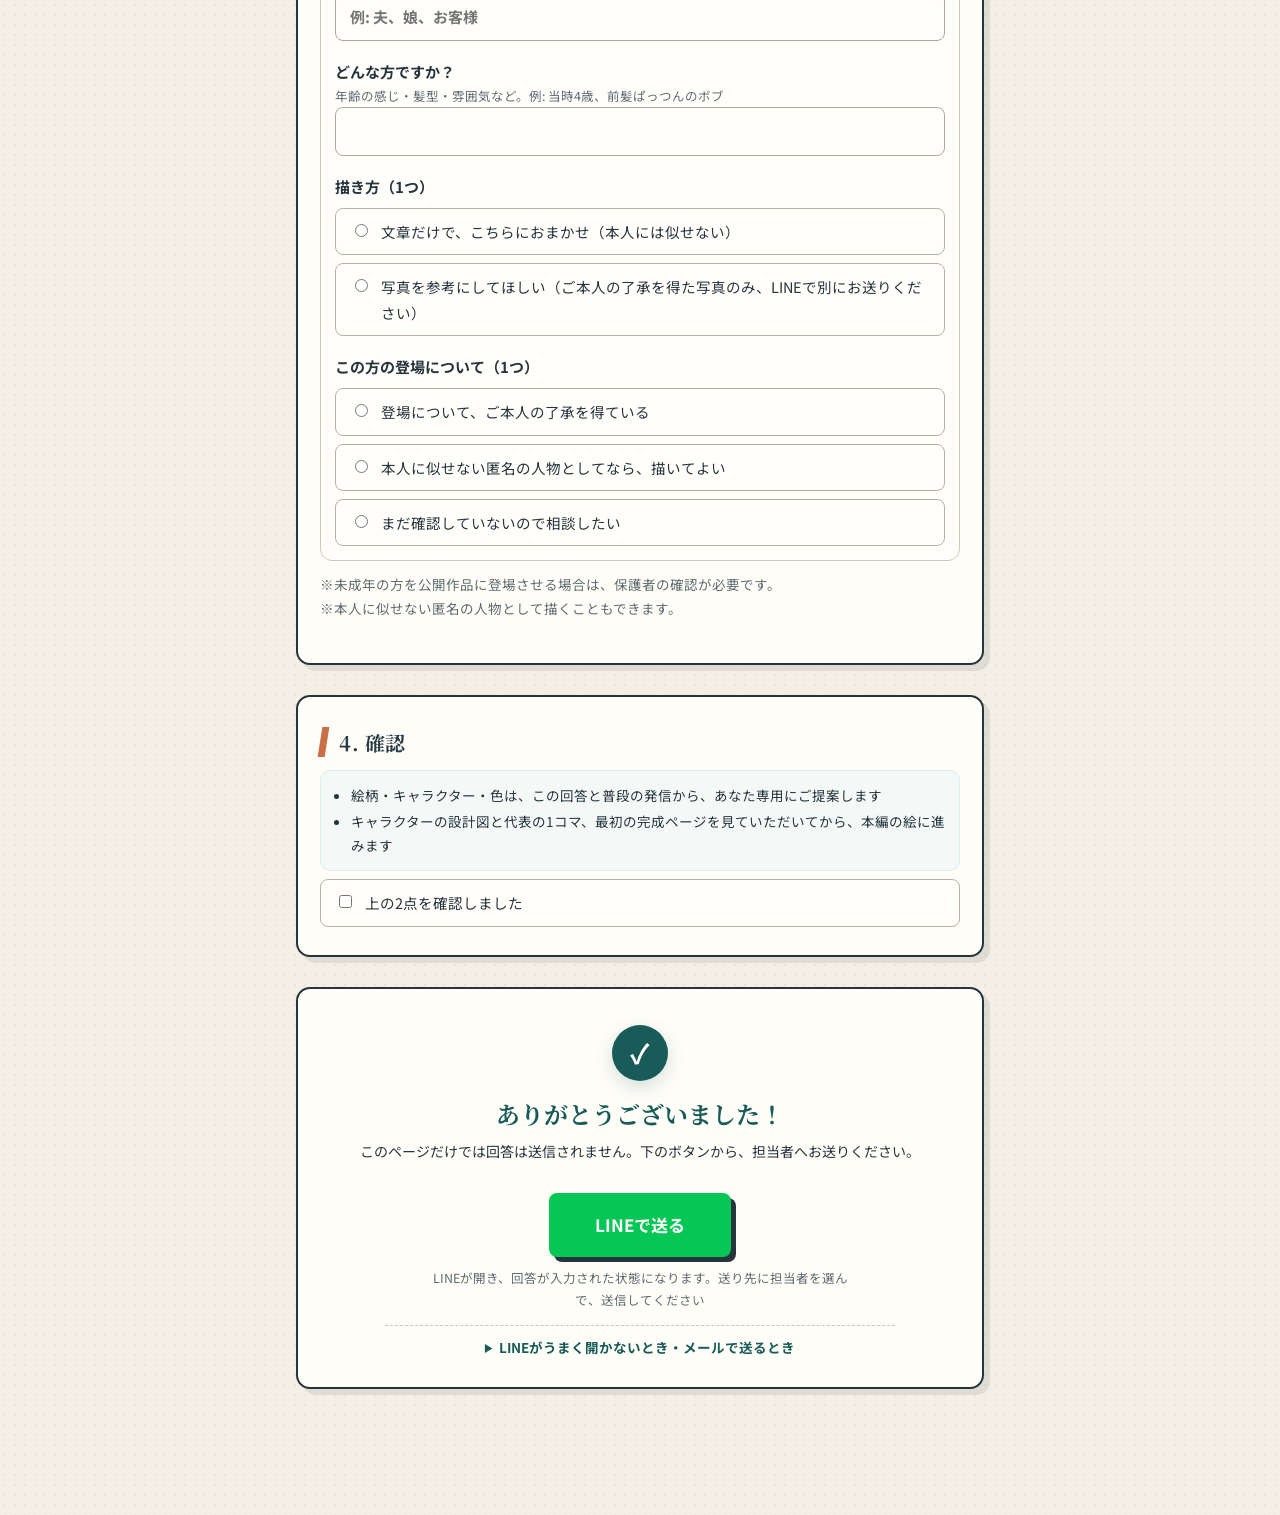
<file: visual.html>
<!DOCTYPE html>
<html lang="ja">
<head>
<meta charset="UTF-8">
<meta name="viewport" content="width=device-width, initial-scale=1.0">
<meta name="robots" content="noindex">
<title>はじまり漫画｜絵の確認シート</title>
<link rel="preconnect" href="https://fonts.googleapis.com">
<link rel="preconnect" href="https://fonts.gstatic.com" crossorigin>
<link href="https://fonts.googleapis.com/css2?family=Noto+Serif+JP:wght@700&amp;text=%E3%83%BC&amp;display=swap" rel="stylesheet">
<link href="https://fonts.googleapis.com/css2?family=Kaisei+Decol:wght@500;700&amp;family=Noto+Sans+JP:wght@400;500;600;700&amp;display=swap" rel="stylesheet">
<link rel="stylesheet" href="style.css">
</head>
<body>
<!--
  はじまり漫画 — 第2段階「絵の確認」（schema 10.0-visual）
  ネームを承認していただいたあとに、お客様ごとのリンクで送る:
    visual.html?name=<呼び名>&people=<登場する人1>|<登場する人2>
  紙・LINE版は assets/hearing/hearing-visual-template.md（質問・選択肢・項目名を1対1に保つ）
-->
<div class="wrap">

  <div class="hero small">
    <img src="decor/chapter-5-character-v3.jpg" alt="回答や写真、配色をもとにキャラクターを設計している途中のイメージ">
    <div class="title">
      <span class="kicker">はじまり漫画 — 絵の確認</span>
      <h1>絵をつくるための<br>確認シート</h1>
      <p id="greeting">ネームの確認、ありがとうございました。ここからは、絵をつくるための確認です（5〜10分）。</p>
    </div>
  </div>

  <div class="intro">
    <strong>物語は決まりました。ここでは、見た目のことだけを伺います。</strong>
    <ul>
      <li>この回答と普段の発信をもとに、キャラクターの設計図と代表の1コマをつくり、<strong>見ていただいてから</strong>本編の絵に進みます</li>
      <li>迷ったら「おまかせ」で大丈夫です。こちらからご提案します</li>
      <li>このページは自動で下書き保存されます</li>
    </ul>
  </div>

  <form id="f">

  <div class="card plain">
    <div class="sec-head"><h2>1. 絵の雰囲気</h2></div>
    <label class="q">絵を見た瞬間、どんな印象を持ってほしいですか？（いちばん大事なものを1つ）<span class="badge">制作に必要</span></label>
    <div class="opts">
      <label><input type="radio" name="style" value="温かい・自然体">温かく、自然体で親しみやすい<span class="desc">落ち着いた色、手描き感、日常の空気を大切にした方向</span></label>
      <label><input type="radio" name="style" value="信頼感・プロフェッショナル">信頼感があり、プロフェッショナル<span class="desc">落ち着いた構図と色で、専門性や仕事への姿勢が伝わる方向</span></label>
      <label><input type="radio" name="style" value="洗練・上質">洗練され、少し憧れを感じる<span class="desc">清潔感と余白があり、上質に整った方向</span></label>
      <label><input type="radio" name="style" value="明快・読みやすい">明快で、内容がすっと伝わる<span class="desc">表情と場面が分かりやすく、スマホで読みやすい方向</span></label>
      <label><input type="radio" name="style" value="おまかせ">おまかせ（ネームと普段の発信から提案してほしい）</label>
    </div>
    <label class="q">避けたい見た目があればお選びください（いくつでも）</label>
    <div class="opts">
      <label><input type="checkbox" name="style_avoid" value="幼く見える">子どもっぽい・幼く見える</label>
      <label><input type="checkbox" name="style_avoid" value="目が大きい・キラキラが強い">目が大きい・キラキラが強い</label>
      <label><input type="checkbox" name="style_avoid" value="写真のようにリアル">写真のようにリアル</label>
      <label><input type="checkbox" name="style_avoid" value="デフォルメが強い">デフォルメが強い</label>
      <label><input type="checkbox" name="style_avoid" value="色が暗い・重い">色が暗い・重い</label>
      <label><input type="checkbox" name="style_avoid" value="演出が大げさ">演出が大げさ・ドラマチックすぎる</label>
      <label><input type="checkbox" name="style_avoid" value="特になし">特になし</label>
    </div>
    <label class="q">普段の発信でよく使う色や、避けたい色<span class="hint">例: やわらかいオレンジとベージュ／原色は避けたい。なければ「おまかせ」</span><input type="text" name="brand_colors"></label>
    <label class="q">あなたらしさが伝わる場所・仕事道具・持ち物があれば<span class="hint">例: いつも首からかけている黒いカメラ、相談室の窓、愛用のノート</span><span class="why">→ 背景や小物を、この漫画らしい目印にします</span><textarea class="short" name="visual_identity_cues"></textarea></label>
    <label class="q">そのほか、絵について希望があれば<span class="optional">（任意）</span><span class="hint">例: 線はやわらかく、かわいすぎない。特定の漫画家・作品そのものをまねることはできません</span><input type="text" name="style_notes"></label>
  </div>

  <div class="card plain">
    <div class="sec-head"><h2>2. 主人公（あなた）の見た目</h2></div>
    <label class="q">髪型・髪色<span class="hint">例: 肩につかないくらいのボブ、こげ茶</span><input type="text" name="hair"></label>
    <label class="q">よく着る服<span class="hint">例: 動きやすいデニムに、白かベージュのTシャツ</span><input type="text" name="fashion"></label>
    <label class="q">メガネ・アクセサリーなどの特徴<span class="hint">なければ「なし」</span><input type="text" name="accessory"></label>
    <label class="q">ご本人らしさを、どのくらい取り入れますか？（1つ）</label>
    <div class="opts">
      <label><input type="radio" name="face" value="特徴を取り入れる">髪型・輪郭・表情など、本人らしい特徴を取り入れてほしい（写真を2〜3枚お送りください）</label>
      <label><input type="radio" name="face" value="雰囲気">雰囲気が合っていれば、似ていなくてよい</label>
      <label><input type="radio" name="face" value="おまかせ">おまかせ</label>
    </div>
    <div class="photo-note"><strong>お写真について:</strong> このページには写真を添付できません。顔写真やよく着る服の写真（任意・2〜3枚）は、<strong>LINEで別にお送りください</strong>。スマホの自撮りで十分です。</div>
    <label class="q">お写真を送っていただく場合の確認</label>
    <div class="opts">
      <label><input type="checkbox" name="photo_consent" value="同意">送った写真を、キャラクターをつくる参考としてAIツールに読み込ませることに同意します（写真そのものが漫画に載ることはありません）</label>
    </div>
    <label class="q">納品後の写真の扱い（1つ）</label>
    <div class="opts">
      <label><input type="radio" name="photo_after" value="削除">削除してほしい</label>
      <label><input type="radio" name="photo_after" value="保管">次回の制作に備えて保管してよい</label>
      <label><input type="radio" name="photo_after" value="写真を送らない">写真は送らない</label>
    </div>
  </div>

  <div class="card plain">
    <div class="sec-head"><h2>3. 漫画に登場する人</h2></div>
    <p class="sec-note" id="peopleLead">あなたの漫画には、次の人が登場します。1人ずつ教えてください。</p>
    <div id="peopleList"></div>
    <p class="sec-note">※未成年の方を公開作品に登場させる場合は、保護者の確認が必要です。<br>※本人に似せない匿名の人物として描くこともできます。</p>
  </div>

  <div class="card plain">
    <div class="sec-head"><h2>4. 確認</h2></div>
    <ul class="ack-list">
      <li>絵柄・キャラクター・色は、この回答と普段の発信から、あなた専用にご提案します</li>
      <li>キャラクターの設計図と代表の1コマ、最初の完成ページを見ていただいてから、本編の絵に進みます</li>
    </ul>
    <div class="opts" style="margin-top:8px">
      <label><input type="checkbox" name="style_direction_ack" value="確認済み">上の2点を確認しました</label>
    </div>
  </div>

  <div class="card finish">
    <div class="finish-mark" aria-hidden="true">✓</div>
    <h2>ありがとうございました！</h2>
    <p style="font-size:14px; margin:0">このページだけでは回答は送信されません。下のボタンから、担当者へお送りください。</p>
    <div class="send-main">
      <button type="button" class="btn line" id="lineBtn">LINEで送る</button>
      <p class="send-how">LINEが開き、回答が入力された状態になります。送り先に担当者を選んで、送信してください</p>
    </div>
    <details class="send-other">
      <summary>LINEがうまく開かないとき・メールで送るとき</summary>
      <ol class="send-steps"><li>「回答をコピーする」を押す</li><li>LINEまたはメールを開く</li><li>貼り付けて送信する</li></ol>
      <div class="btn-row"><button type="button" class="btn light" id="copyBtn">回答をコピーする</button></div>
      <div id="copied">コピーしました！ LINE・メールを開いて貼り付け、送信してください</div>
    </details>
    <textarea id="output" readonly aria-label="回答の文章"></textarea>
  </div>

  </form>
</div>

<div class="savebar" id="savebar"></div>

<script>
(function () {
  var SCHEMA = "10.0-visual";
  var LINE_OA_ID = "";
  var params = new URLSearchParams(location.search);
  var clientName = (params.get("name") || "").trim();
  var people = (params.get("people") || "").split("|").map(function (x) { return x.trim(); }).filter(Boolean).slice(0, 6);
  var fromLink = people.length > 0;
  var DRAFT_KEY = "hajimari-visual-v1:" + clientName + ":" + people.join("|");
  var LABELS = [
    ["■ 1. 絵の雰囲気", null],
    ["絵を見た瞬間に持ってほしい印象", "style"], ["避けたい見た目", "style_avoid"], ["使用色・避けたい色", "brand_colors"],
    ["あなたらしさが伝わる場所・道具・持ち物", "visual_identity_cues"], ["絵についての希望", "style_notes"],
    ["■ 2. 主人公（あなた）の見た目", null],
    ["髪型・髪色", "hair"], ["よく着る服", "fashion"], ["特徴（メガネ等）", "accessory"],
    ["本人らしさの取り入れ方", "face"], ["写真のAI参照同意", "photo_consent"], ["納品後の写真の扱い", "photo_after"]
  ];
  var form = document.getElementById("f");
  var savebar = document.getElementById("savebar");
  function esc(t) { var s = document.createElement("span"); s.textContent = t; return s.innerHTML; }

  if (clientName) document.getElementById("greeting").textContent = clientName + "さん、ネームの確認ありがとうございました。ここからは、絵をつくるための確認です（5〜10分）。";

  // 登場する人（リンクに書いた人を最初から並べる。リンクに無ければ呼び名から書いてもらう）
  if (!fromLink) {
    document.getElementById("peopleLead").textContent = "あなた以外に登場する人がいれば、呼び名（例: 夫、娘、お客様）と一緒に教えてください。いなければ空欄で大丈夫です。";
    people = [""];
  }
  var list = document.getElementById("peopleList");
  people.forEach(function (who, i) {
    var n = i + 1, box = document.createElement("div");
    box.className = "person-box";
    box.innerHTML = (who
        ? '<p class="person-name">' + esc(who) + "</p>"
        : '<label class="q">登場する人の呼び名<input type="text" name="person' + n + '_who" placeholder="例: 夫、娘、お客様"></label>')
      + '<label class="q">どんな方ですか？<span class="hint">年齢の感じ・髪型・雰囲気など。例: 当時4歳、前髪ぱっつんのボブ</span><input type="text" name="person' + n + '_desc"></label>'
      + '<label class="q">描き方（1つ）</label><div class="opts">'
      + '<label><input type="radio" name="person' + n + '_how" value="おまかせ">文章だけで、こちらにおまかせ（本人には似せない）</label>'
      + '<label><input type="radio" name="person' + n + '_how" value="写真">写真を参考にしてほしい（ご本人の了承を得た写真のみ、LINEで別にお送りください）</label></div>'
      + '<label class="q">この方の登場について（1つ）</label><div class="opts">'
      + '<label><input type="radio" name="person' + n + '_permission" value="了承済み">登場について、ご本人の了承を得ている</label>'
      + '<label><input type="radio" name="person' + n + '_permission" value="匿名なら可">本人に似せない匿名の人物としてなら、描いてよい</label>'
      + '<label><input type="radio" name="person' + n + '_permission" value="要相談">まだ確認していないので相談したい</label></div>';
    list.appendChild(box);
  });

  function collect() {
    var data = {};
    form.querySelectorAll("input, textarea").forEach(function (el) {
      if (!el.name) return;
      if (el.type === "radio") { if (el.checked) data[el.name] = el.value; }
      else if (el.type === "checkbox") { data[el.name] = data[el.name] || []; if (el.checked) data[el.name].push(el.value); }
      else data[el.name] = el.value;
    });
    return data;
  }
  var hideTimer = null;
  function flash(text) { savebar.textContent = text; savebar.classList.add("is-visible"); clearTimeout(hideTimer); hideTimer = setTimeout(function () { savebar.classList.remove("is-visible"); }, 2400); }
  function save() { try { localStorage.setItem(DRAFT_KEY, JSON.stringify(collect())); flash("下書きを自動保存しました"); } catch (e) { flash("自動保存できませんでした"); } }
  function restore() {
    try {
      var data = JSON.parse(localStorage.getItem(DRAFT_KEY) || "null");
      if (!data) return;
      form.querySelectorAll("input, textarea").forEach(function (el) {
        if (!el.name || !(el.name in data)) return;
        if (el.type === "radio") el.checked = data[el.name] === el.value;
        else if (el.type === "checkbox") el.checked = (data[el.name] || []).indexOf(el.value) >= 0;
        else el.value = data[el.name];
      });
      flash("前回の下書きを読み込みました");
    } catch (e) {}
  }
  var saveTimer = null;
  form.addEventListener("input", function () { clearTimeout(saveTimer); saveTimer = setTimeout(save, 600); });
  form.addEventListener("change", function () { clearTimeout(saveTimer); saveTimer = setTimeout(save, 300); });

  function buildText() {
    var data = collect();
    var lines = ["【はじまり漫画 制作ヒアリング回答（第2段階・絵の確認）】", "schema_version: " + SCHEMA, "・お名前: " + (clientName || "（リンクに記載なし）"), ""];
    function push(label, v) {
      if (Array.isArray(v)) v = v.join("、");
      v = v || "（未記入）";
      if (String(v).indexOf("\n") >= 0) lines.push("・" + label + ":", v); else lines.push("・" + label + ": " + v);
    }
    LABELS.forEach(function (r) { if (!r[1]) lines.push("", r[0]); else push(r[0], data[r[1]]); });
    lines.push("", "■ 3. 漫画に登場する人");
    people.forEach(function (who, i) {
      var n = i + 1;
      push("登場する人" + n + ": 呼び名", who || data["person" + n + "_who"]);
      push("登場する人" + n + ": どんな方か", data["person" + n + "_desc"]);
      push("登場する人" + n + ": 描き方", data["person" + n + "_how"]);
      push("登場する人" + n + ": 登場の了承", data["person" + n + "_permission"]);
    });
    lines.push("", "■ 4. 確認");
    push("絵の決め方の確認", data.style_direction_ack);
    lines.push("", "【回答ここまで】");
    return lines.join("\n");
  }
  document.getElementById("lineBtn").addEventListener("click", function () {
    save();
    var text = encodeURIComponent(buildText());
    location.href = LINE_OA_ID ? "https://line.me/R/oaMessage/" + encodeURIComponent(LINE_OA_ID) + "/?" + text : "https://line.me/R/msg/text/?" + text;
  });
  document.getElementById("copyBtn").addEventListener("click", function () {
    save();
    var text = buildText();
    var done = function () { document.getElementById("copied").style.display = "block"; };
    var fallback = function () { var out = document.getElementById("output"); out.style.display = "block"; out.value = text; out.select(); try { document.execCommand("copy"); done(); } catch (e) {} };
    if (navigator.clipboard && navigator.clipboard.writeText) navigator.clipboard.writeText(text).then(done, fallback); else fallback();
  });
  restore();
})();
</script>
</body>
</html>
</file>
<file: style.css>
/* はじまり漫画 ヒアリング — 第1段階（index.html）と第2段階（visual.html）の共通デザイン
   2026-09-24 に作り直し。使っているものだけを置く（使わなくなった規則を残さない） */

:root {
  --bg: #F4EFE5;
  --card: #FFFDF8;
  --paper: #FFFEFB;
  --ink: #26343B;
  --ink-soft: #5F6C70;
  --accent: #2D7C78;
  --accent-deep: #185B58;
  --accent-soft: #DDEDE9;
  --orange: #C96F45;
  --mustard: #D7A43B;
  --navy: #263B46;
  --line: #CFC5B8;
  --field: #AFA79C;
  --display: "Noto Serif JP", "Kaisei Decol", serif; /* 「ー」だけ Noto Serif JP（Kaisei Decol の長音は波線に見える） */
}
* { box-sizing: border-box; }
[hidden] { display: none !important; }
body {
  margin: 0;
  background-color: var(--bg);
  background-image: radial-gradient(rgba(38,52,59,0.055) 0.8px, transparent 0.8px);
  background-size: 10px 10px;
  color: var(--ink);
  font-family: "Noto Sans JP", "Hiragino Kaku Gothic ProN", sans-serif;
  line-height: 1.75;
  font-size: 16px;
}
.wrap { max-width: 720px; margin: 0 auto; padding: 0 16px 96px; }

/* ===== 表紙 ===== */
.hero {
  position: relative; overflow: hidden; margin: 18px 0 0; min-height: 276px;
  border-radius: 22px; border: 2px solid var(--ink); background: #F7F0E3;
  box-shadow: 7px 7px 0 rgba(38,52,59,0.14);
}
.hero img { position: absolute; inset: 0; width: 100%; height: 100%; display: block; object-fit: cover; object-position: 58% center; }
.hero::after { content: ""; position: absolute; inset: 0; background: linear-gradient(90deg, rgba(255,250,240,0.97) 0%, rgba(255,250,240,0.86) 42%, rgba(255,250,240,0.12) 72%); }
.hero .title {
  position: relative; z-index: 2; min-height: 276px; max-width: 540px; padding: 34px 38px;
  display: flex; flex-direction: column; justify-content: center; align-items: flex-start;
}
.hero .kicker {
  margin-bottom: 10px; padding: 4px 9px; color: var(--accent-deep); background: var(--card);
  border: 1.5px solid var(--ink); font-size: 11px; font-weight: 700; letter-spacing: 0.12em; transform: rotate(-1deg);
}
.hero h1 { margin: 0; font-family: var(--display); font-size: clamp(25px, 5vw, 38px); font-weight: 700; color: var(--navy); letter-spacing: 0.04em; line-height: 1.42; }
.hero p { margin: 10px 0 0; font-size: clamp(13px, 3vw, 15px); color: var(--ink-soft); }
.hero.small, .hero.small .title { min-height: 210px; }

/* ===== 漫画ができるまで（3コマ） ===== */
.story-flow { display: grid; grid-template-columns: 1fr 24px 1fr 24px 1fr; align-items: center; gap: 7px; margin: 26px 0 8px; }
.story-flow .panel { min-height: 82px; display: flex; flex-direction: column; justify-content: center; padding: 13px 14px; background: var(--card); border: 2px solid var(--ink); box-shadow: 4px 4px 0 rgba(38,52,59,0.12); }
.story-flow .panel.middle { transform: rotate(-1deg); background: #EFF6F4; }
.story-flow .panel.last { transform: rotate(1deg); background: #FFF2E9; }
.story-flow .num { color: var(--orange); font-size: 11px; font-weight: 700; letter-spacing: .12em; }
.story-flow strong { font-family: var(--display); font-size: 14px; color: var(--ink); }
.story-flow .arrow { text-align: center; font-size: 18px; font-weight: 700; }

.art-note {
  position: relative; margin: 16px 0 22px; padding: 13px 16px 13px 46px;
  border: 1.5px solid var(--ink); border-radius: 10px; background: #FFF8E9; font-size: 13px;
  box-shadow: 3px 3px 0 rgba(201,111,69,.18);
}
.art-note::before { content: "✦"; position: absolute; left: 16px; top: 12px; color: var(--orange); font-size: 19px; line-height: 1; }
.art-note strong { color: var(--accent-deep); }

.intro {
  position: relative; margin: 28px 0 24px; padding: 22px 24px; font-size: 14.5px;
  background: var(--card); border-radius: 18px; border: 2px solid var(--ink); box-shadow: 5px 5px 0 var(--accent-soft);
}
.intro ul { margin: 8px 0 0; padding-left: 20px; }
.intro li { margin: 4px 0; }

/* ===== 進み具合（あなたのネーム） ===== */
.progress-card {
  position: sticky; top: 8px; z-index: 10; margin: 18px 0 20px; padding: 10px 14px;
  background: rgba(255,253,248,0.96); border: 1.5px solid var(--ink); border-radius: 14px;
  box-shadow: 0 4px 18px rgba(35,62,69,0.09); backdrop-filter: blur(8px);
}
.progress-meta { display: flex; justify-content: space-between; align-items: baseline; gap: 12px; font-size: 12.5px; color: var(--ink-soft); margin-bottom: 6px; }
.progress-meta #stepLabel { font-weight: 700; color: var(--ink); font-size: 13px; }
.progress-meta strong { color: var(--accent-deep); }
.name-strip { display: flex; gap: 4px; height: 44px; }
.name-strip button {
  flex: var(--w, 1); min-width: 0; padding: 0; position: relative; overflow: hidden; cursor: pointer;
  border: 1.5px solid var(--ink); background: var(--paper); border-radius: 2px;
  font: inherit; color: var(--line); font-size: 12px; font-weight: 700;
}
.name-strip button:focus-visible { outline: 3px solid var(--mustard); outline-offset: 1px; }
.name-strip img { position: absolute; inset: 0; width: 100%; height: 100%; object-fit: cover; opacity: 0; }
.name-strip .n { position: relative; z-index: 1; }
.name-strip .is-done img { opacity: 1; }
.name-strip .is-done .n { position: absolute; left: 2px; bottom: 1px; color: #fff; font-size: 9.5px; background: var(--ink); padding: 0 4px; line-height: 1.5; }
.name-strip .is-current { border-width: 2.5px; border-color: var(--orange); color: var(--orange); background: #FFF7E9; }
.name-strip .is-current:not(.is-done)::after { content: ""; position: absolute; inset: 3px; border: 1.5px dashed var(--orange); opacity: .6; }
.name-note { margin: 5px 0 0; font-size: 11px; color: var(--ink-soft); }

/* ===== 章のカード ===== */
.card {
  position: relative; margin: 30px 0; padding: 52px 22px 28px; scroll-margin-top: 118px;
  background: var(--card); border-radius: 14px; border: 2px solid var(--ink); box-shadow: 6px 6px 0 rgba(38,52,59,0.10);
}
.card[data-step]::before {
  content: "CHAPTER " attr(data-step); position: absolute; top: 14px; left: 20px; padding: 3px 10px;
  color: #fff; background: var(--ink); font-size: 10px; font-weight: 700; letter-spacing: .12em; transform: rotate(-1deg);
}
.card[data-step]::after {
  content: ""; position: absolute; width: 78px; height: 42px; right: 12px; top: 10px; pointer-events: none; opacity: .46;
  background-image: radial-gradient(rgba(38,52,59,.34) 1.2px, transparent 1.2px); background-size: 7px 7px;
  clip-path: polygon(34% 0, 100% 0, 100% 100%, 0 100%);
}
.card.plain { padding-top: 28px; }
.sec-head { display: flex; align-items: center; gap: 12px; margin-bottom: 6px; }
.sec-head::before { content: ""; width: 7px; height: 30px; background: var(--orange); transform: skew(-9deg); flex-shrink: 0; }
.sec-head h2 { margin: 0; font-family: var(--display); font-size: 20px; color: var(--navy); letter-spacing: 0.03em; }
.sec-note { font-size: 13.5px; color: var(--ink-soft); margin: 0 0 14px; }

/* 章の扉（題・予告・挿絵） */
.chapter-opening { display: grid; grid-template-columns: minmax(0, 1fr) 164px; gap: 22px; align-items: start; margin: 0 0 22px; padding: 0 0 20px; border-bottom: 1.5px solid var(--line); }
.chapter-copy { min-width: 0; }
.chapter-teaser { margin: 10px 0 0; max-width: 33em; color: var(--ink-soft); font-size: 13px; font-weight: 500; }
.chapter-caption { width: fit-content; margin: 14px 0 0; padding: 7px 10px 7px 12px; font-family: var(--display); font-size: 12px; font-weight: 700; line-height: 1.55; border-left: 4px solid var(--orange); background: #FFF7E9; }
.chapter-time { display: inline-block; margin: 10px 0 0; padding: 2px 10px; border-radius: 999px; font-size: 12px; font-weight: 700; color: var(--accent-deep); background: var(--accent-soft); }
.chapter-visual { margin: 0; transform: rotate(.55deg); }
.chapter-visual img { display: block; width: 100%; aspect-ratio: 1; object-fit: cover; border: 2px solid var(--ink); background: #F8F0E3; box-shadow: 5px 5px 0 rgba(45,124,120,.24); }

/* ===== 質問 ===== */
.q-head { font-weight: 700; font-size: 16px; color: var(--accent-deep); margin: 24px 0 0; }
label.q, .q-group { display: block; font-weight: 700; font-size: 15px; margin: 18px 0 6px; }
label.q .hint, .q-group .hint { display: block; font-weight: 400; font-size: 12.5px; color: var(--ink-soft); }
.why {
  display: block; position: relative; width: fit-content; margin: 6px 0 9px 6px; padding: 4px 9px;
  font-size: 12.5px; font-weight: 500; color: #714626; background: #FFF0C8; border: 1px solid #E2C97D; border-radius: 6px;
}
.why::after { content: ""; position: absolute; left: 14px; bottom: -5px; width: 8px; height: 8px; background: #FFF0C8; border-right: 1px solid #E2C97D; border-bottom: 1px solid #E2C97D; transform: rotate(45deg); }
.q-head .why { margin-top: 0; }
.badge { display: inline-block; margin-left: 7px; padding: 1px 7px; border-radius: 999px; vertical-align: 1px; font-size: 10px; font-weight: 700; letter-spacing: .04em; color: #fff; background: var(--orange); }
.optional { font-weight: 400; font-size: 12px; color: var(--ink-soft); margin-left: 6px; }
input[type="text"], textarea {
  width: 100%; padding: 10px 14px; font: inherit; font-size: 15px; color: var(--ink);
  background: var(--paper); border: 1.5px solid var(--field); border-radius: 8px; outline: none;
  transition: border-color .18s ease, box-shadow .18s ease;
}
input[type="text"]:focus, textarea:focus { border-color: var(--accent); box-shadow: 0 0 0 3px rgba(43,122,120,0.10); }
textarea { min-height: 110px; resize: vertical; }
textarea.short { min-height: 76px; }
.sub-fields { border-left: 3px solid var(--accent-soft); padding-left: 12px; }
.sub-fields label.q { font-size: 14px; margin-top: 10px; }
.opts { display: flex; flex-direction: column; gap: 8px; margin-top: 8px; }
.opts label {
  display: flex; align-items: flex-start; gap: 10px; padding: 10px 14px; cursor: pointer; font-size: 14.5px;
  background: var(--paper); border: 1.5px solid #B8B0A5; border-radius: 8px;
}
.opts label:has(:checked) { border-color: var(--ink); background: #EAF4F1; box-shadow: 3px 3px 0 var(--mustard); }
.opts label:has(:checked)::after {
  content: "✓"; display: grid; place-items: center; flex: 0 0 22px; width: 22px; height: 22px; margin-left: auto;
  border: 1.5px solid var(--ink); border-radius: 50%; color: #fff; background: var(--accent-deep); font-size: 13px; font-weight: 700; line-height: 1;
}
.opts input { margin-top: 5px; accent-color: var(--accent-deep); flex-shrink: 0; }
.opts .desc { display: block; font-size: 12.5px; color: var(--ink-soft); }
.soft-note { margin: 10px 0 0; padding: 10px 16px; border-radius: 12px; background: #F2F7F3; font-size: 13px; }
.photo-note { margin-top: 14px; padding: 12px 16px; border-radius: 12px; background: #EDF1F6; font-size: 13.5px; }
.photo-note strong { color: #3E6072; }
.ack-list { margin: 10px 0 0; padding: 10px 14px 10px 30px; background: #F4F9F8; border: 1.5px solid var(--accent-soft); border-radius: 10px; font-size: 13.5px; }
.ack-list li { margin: 3px 0; }
.hint-toggle { display: inline-block; margin: 2px 0 4px; padding: 1px 10px; border: 1px solid var(--line); border-radius: 999px; background: var(--paper); color: var(--accent-deep); font: inherit; font-size: 12px; font-weight: 500; cursor: pointer; }
.hint-toggle[aria-expanded="true"] { background: var(--accent-soft); border-color: var(--accent); }

/* ===== 吹き出しの見本（ネーム風の人物は性別が出ない丸い頭と顔の向きの線だけ） ===== */
.bubble-preview { margin: 10px 0 4px; }
.bubble-preview .bp-cap { margin: 0 0 6px; font-size: 12px; font-weight: 700; color: var(--accent-deep); }
.bubble-preview .bp-panel {
  position: relative; overflow: hidden; display: flex; flex-direction: row-reverse; align-items: flex-start; gap: 10px;
  padding: 14px 8% calc(43.4% + 4px); background: var(--paper); border: 2px solid var(--ink); box-shadow: 4px 4px 0 rgba(38,52,59,.10);
}
.bubble-preview[data-kind="dialogue"] .bp-panel { justify-content: space-between; }
.bubble-preview[data-kind="single"] .bp-panel { justify-content: center; }
.bubble-preview .bp-figures { position: absolute; left: 0; right: 0; bottom: 0; aspect-ratio: 300 / 130; }
.bubble-preview .bp-figures svg { display: block; width: 100%; height: 100%; }
.bubble-preview .bp-who {
  position: absolute; bottom: 6px; z-index: 2; transform: translateX(-50%); max-width: 44%; overflow: hidden; text-overflow: ellipsis; white-space: nowrap;
  padding: 0 7px; font-size: 11px; font-weight: 700; color: #fff; background: var(--ink); border-radius: 3px;
}
.bubble-preview .bp-who.left { left: 29.3%; }
.bubble-preview .bp-who.right { left: 70.7%; }
.bubble-preview .bp-who.center { left: 50%; }
.bubble {
  position: relative; z-index: 1; writing-mode: vertical-rl; text-orientation: mixed; white-space: pre-line;
  max-height: 184px; padding: 24px 17px; background: #fff; border: 2px solid var(--ink); border-radius: 50%;
  font-size: 14px; font-weight: 600; line-height: 1.6; letter-spacing: .04em;
}
.bubble.is-empty { visibility: hidden; }
/* しっぽ: 枠線の三角（before）の上に白い三角（after）を重ねる */
.bubble::before, .bubble::after { content: ""; position: absolute; left: 50%; clip-path: polygon(0 0, 100% 0, 42% 100%); }
.bubble::before { width: 20px; height: 20px; bottom: -18px; margin-left: -8px; background: var(--ink); }
.bubble::after { width: 13px; height: 15px; bottom: -13px; margin-left: -4px; background: #fff; }
.bubble.to-left::before, .bubble.to-left::after { clip-path: polygon(0 0, 100% 0, 58% 100%); }
.bubble.to-left::before { margin-left: -12px; }
.bubble.to-left::after { margin-left: -9px; }
.bubble-preview .bp-note { margin: 5px 0 0; font-size: 11px; color: var(--ink-soft); text-align: right; }

/* ===== 章の送り・お知らせ ===== */
.step-nav { display: flex; justify-content: space-between; align-items: center; gap: 10px; margin-top: 30px; padding-top: 18px; border-top: 1.5px dashed var(--line); }
.step-nav .spacer { flex: 1; }
.need-notice { margin-top: 22px; padding: 12px 14px; border: 2px solid var(--mustard); border-radius: 10px; background: #FFF8E9; font-size: 13.5px; }
.need-notice p { margin: 0 0 6px; }
.need-notice ul { margin: 0; padding: 0; list-style: none; display: flex; flex-direction: column; gap: 6px; }
.need-notice li { display: flex; justify-content: space-between; align-items: center; gap: 8px; }
.need-notice li span { font-weight: 700; }
.jump { flex-shrink: 0; padding: 2px 10px; border: 1px solid var(--accent); border-radius: 999px; background: #fff; color: var(--accent-deep); font: inherit; font-size: 12px; cursor: pointer; }
.flash-field { animation: flash-field 1.4s ease-out; }

/* ===== ボタン ===== */
.btn {
  display: inline-block; margin-top: 14px; padding: 14px 36px; cursor: pointer;
  font: inherit; font-size: 16px; font-weight: 700; color: #fff; background: var(--ink);
  border: 2px solid var(--ink); border-radius: 8px; box-shadow: 5px 5px 0 var(--orange);
}
.btn:active { transform: translate(3px,3px); box-shadow: 2px 2px 0 var(--orange); }
.btn.sub { padding: 10px 16px; font-size: 13px; font-weight: 400; color: var(--ink-soft); background: #fff; border: 1.5px solid var(--line); box-shadow: none; }
.btn.light { color: var(--ink); background: #fff; box-shadow: 4px 4px 0 var(--line); }
.btn.line { padding: 15px 44px; font-size: 17px; background: #06C755; border-color: #06C755; box-shadow: 5px 5px 0 var(--ink); }
.btn.line:active { box-shadow: 2px 2px 0 var(--ink); }
.step-nav .btn { margin-top: 0; }
.btn-row { display: flex; flex-wrap: wrap; justify-content: center; gap: 10px; }

/* ===== 一休み・最後の画面 ===== */
.card.rest, .card.finish { text-align: center; padding-top: 36px; }
.card.rest h2, .card.finish h2 { margin: 12px 0 4px; font-family: var(--display); color: var(--accent-deep); }
.card.rest p { max-width: 460px; margin: 8px auto 0; font-size: 14.5px; }
.finish-mark { width: 56px; height: 56px; margin: 0 auto 10px; border-radius: 50%; display: grid; place-items: center; color: #fff; background: var(--accent-deep); font-size: 27px; font-weight: 700; box-shadow: 0 6px 18px rgba(24,89,87,0.18); }
.name-page { display: grid; grid-template-columns: repeat(6, 1fr); grid-template-rows: repeat(2, 84px); gap: 6px; max-width: 420px; margin: 18px auto 6px; padding: 8px; background: #fff; border: 2px solid var(--ink); box-shadow: 5px 5px 0 rgba(38,52,59,.12); }
.name-page .np { position: relative; overflow: hidden; border: 1.5px solid var(--ink); background: var(--paper); }
.name-page .np img { width: 100%; height: 100%; object-fit: cover; display: block; }
.name-page .np span { position: absolute; left: 3px; top: 2px; padding: 0 4px; font-size: 10px; font-weight: 700; color: #fff; background: var(--ink); }
.name-page .np:nth-child(1) { grid-area: 1 / 1 / 2 / 5; }
.name-page .np:nth-child(2) { grid-area: 1 / 5 / 2 / 7; }
.name-page .np:nth-child(3) { grid-area: 2 / 1 / 3 / 3; }
.name-page .np:nth-child(4) { grid-area: 2 / 3 / 3 / 7; }
.name-page .np.is-empty img { opacity: .12; filter: grayscale(1); }
.name-page-cap { margin: 0 0 14px; font-size: 12.5px; color: var(--ink-soft); }
.yonkoma { max-width: 420px; margin: 20px auto 8px; text-align: left; }
.yonkoma h3 { margin: 0 0 4px; font-family: var(--display); font-size: 17px; color: var(--accent-deep); text-align: center; }
.yonkoma .lead { margin: 0 0 10px; font-size: 12.5px; color: var(--ink-soft); text-align: center; }
.yonkoma .yk { position: relative; min-height: 84px; margin-bottom: 7px; padding: 26px 14px 12px; background: var(--paper); border: 2px solid var(--ink); }
.yonkoma .yk .no { position: absolute; left: -2px; top: -2px; padding: 1px 8px; font-size: 11px; font-weight: 700; color: #fff; background: var(--ink); }
.yonkoma .yk .lb { position: absolute; left: 34px; top: 3px; font-size: 11.5px; font-weight: 700; color: var(--orange); }
.yonkoma .yk .tx { font-size: 14px; white-space: pre-line; overflow-wrap: anywhere; }
.yonkoma .yk.is-empty { background-image: radial-gradient(rgba(38,52,59,.10) 1px, transparent 1px); background-size: 6px 6px; }
.yonkoma .yk.is-empty .tx { color: var(--ink-soft); font-size: 13px; }
.yonkoma .yk .jump { margin-left: 6px; }
.yonkoma .note { margin: 4px 0 0; font-size: 12px; color: var(--ink-soft); text-align: center; }
.send-main { max-width: 420px; margin: 16px auto 6px; }
.send-how { margin: 10px 0 0; font-size: 12.5px; color: var(--ink-soft); }
details.send-other { max-width: 510px; margin: 14px auto 0; padding-top: 10px; text-align: left; border-top: 1.5px dashed var(--line); }
details.send-other summary { cursor: pointer; text-align: center; font-size: 13.5px; font-weight: 700; color: var(--accent-deep); }
.send-steps { max-width: 510px; margin: 12px auto; font-size: 14px; }
.send-steps li { margin: 4px 0; }
#copied { display: none; margin-top: 10px; text-align: center; font-size: 13px; color: var(--accent-deep); font-weight: 700; }
#output { display: none; margin-top: 12px; min-height: 160px; font-size: 12.5px; }

/* ===== 第2段階: 登場する人 ===== */
.person-box { margin: 12px 0; padding: 4px 14px 14px; border: 1.5px solid var(--line); border-radius: 12px; background: var(--paper); }
.person-name { margin: 12px 0 0; font-weight: 700; font-size: 16px; color: var(--accent-deep); }
.person-name::before { content: "● "; color: var(--orange); }

/* ===== 保存表示（保存した直後だけ出す。常時表示だとスマホで本文に重なる） ===== */
.savebar {
  position: fixed; bottom: calc(14px + env(safe-area-inset-bottom, 0px)); left: 50%; transform: translateX(-50%);
  padding: 6px 18px; white-space: nowrap; font-size: 12.5px; color: var(--ink-soft);
  background: rgba(255,255,255,0.95); border: 1px solid var(--line); border-radius: 999px;
  box-shadow: 0 2px 10px rgba(160,120,100,0.12); opacity: 0; pointer-events: none; transition: opacity .3s ease;
}
.savebar.is-visible { opacity: 1; }

/* ===== 1章ずつ見せる（JSが html.paged を付けたときだけ。JSが無ければ全章を縦に並べる） ===== */
.paged .card[data-step]:not(.is-current),
.paged .card.rest:not(.is-current),
.paged .card.finish:not(.is-current),
.paged #landing.is-away { display: none; }

/* ===== 動き（動きを減らす設定の人には出さない） ===== */
@keyframes panel-enter { from { opacity: 0; translate: 0 12px; } to { opacity: 1; translate: 0 0; } }
@keyframes page-in { from { opacity: 0; transform: translateX(26px) rotate(.4deg); } to { opacity: 1; transform: none; } }
@keyframes page-in-prev { from { opacity: 0; transform: translateX(-26px) rotate(-.4deg); } to { opacity: 1; transform: none; } }
@keyframes ink-in { from { opacity: 0; clip-path: inset(0 100% 0 0); } to { opacity: 1; clip-path: inset(0 0 0 0); } }
@keyframes panel-stamp { 0% { transform: scale(1); } 45% { transform: scale(1.12) rotate(-2deg); } 100% { transform: scale(1); } }
@keyframes bubble-pop { from { opacity: 0; transform: scale(.7); } to { opacity: 1; transform: scale(1); } }
@keyframes flash-field { 0%, 40% { box-shadow: 0 0 0 4px rgba(215,164,59,.55); } 100% { box-shadow: none; } }
@media (prefers-reduced-motion: no-preference) {
  .story-flow .panel { animation: panel-enter .48s cubic-bezier(.2,.8,.2,1) both; }
  .story-flow .panel.middle { animation-delay: .1s; }
  .story-flow .panel.last { animation-delay: .2s; }
  .paged .card.is-current.is-entering { animation: page-in .38s cubic-bezier(.2,.8,.2,1) both; }
  .paged .card.is-current.is-entering.from-prev { animation-name: page-in-prev; }
  .name-strip .ink-in img { animation: ink-in .7s cubic-bezier(.2,.8,.2,1) both; }
  .name-strip .ink-in { animation: panel-stamp .5s cubic-bezier(.2,.9,.25,1.2) .5s both; }
  .is-current .name-page .np { animation: ink-in .6s cubic-bezier(.2,.8,.2,1) both; }
  .is-current .name-page .np:nth-child(2) { animation-delay: .1s; }
  .is-current .name-page .np:nth-child(3) { animation-delay: .2s; }
  .is-current .name-page .np:nth-child(4) { animation-delay: .3s; }
  .bubble.pop { animation: bubble-pop .32s cubic-bezier(.2,.9,.25,1.25) both; }
}

/* ===== スマホ ===== */
@media (max-width: 560px) {
  .card { padding: 50px 17px 24px; box-shadow: 4px 4px 0 rgba(38,52,59,0.10); }
  .sec-head h2 { font-size: 17px; }
  .hero, .hero .title { min-height: 245px; }
  .hero .title { padding: 24px 20px; max-width: 92%; }
  .hero::after { background: linear-gradient(90deg, rgba(255,250,240,0.97) 0%, rgba(255,250,240,0.87) 58%, rgba(255,250,240,0.24) 100%); }
  .story-flow { grid-template-columns: 1fr; gap: 8px; }
  .story-flow .arrow { transform: rotate(90deg); line-height: 1; }
  .story-flow .panel { min-height: 64px; }
  .chapter-opening { grid-template-columns: 1fr; gap: 14px; padding-bottom: 18px; }
  .chapter-visual { width: min(100%, 240px); margin: 0 auto; }
  .opts label { padding: 11px 12px; }
  .btn { width: 100%; margin-top: 8px; }
  .step-nav { flex-direction: column-reverse; align-items: stretch; }
  .progress-card { top: 5px; }
}
</file>
